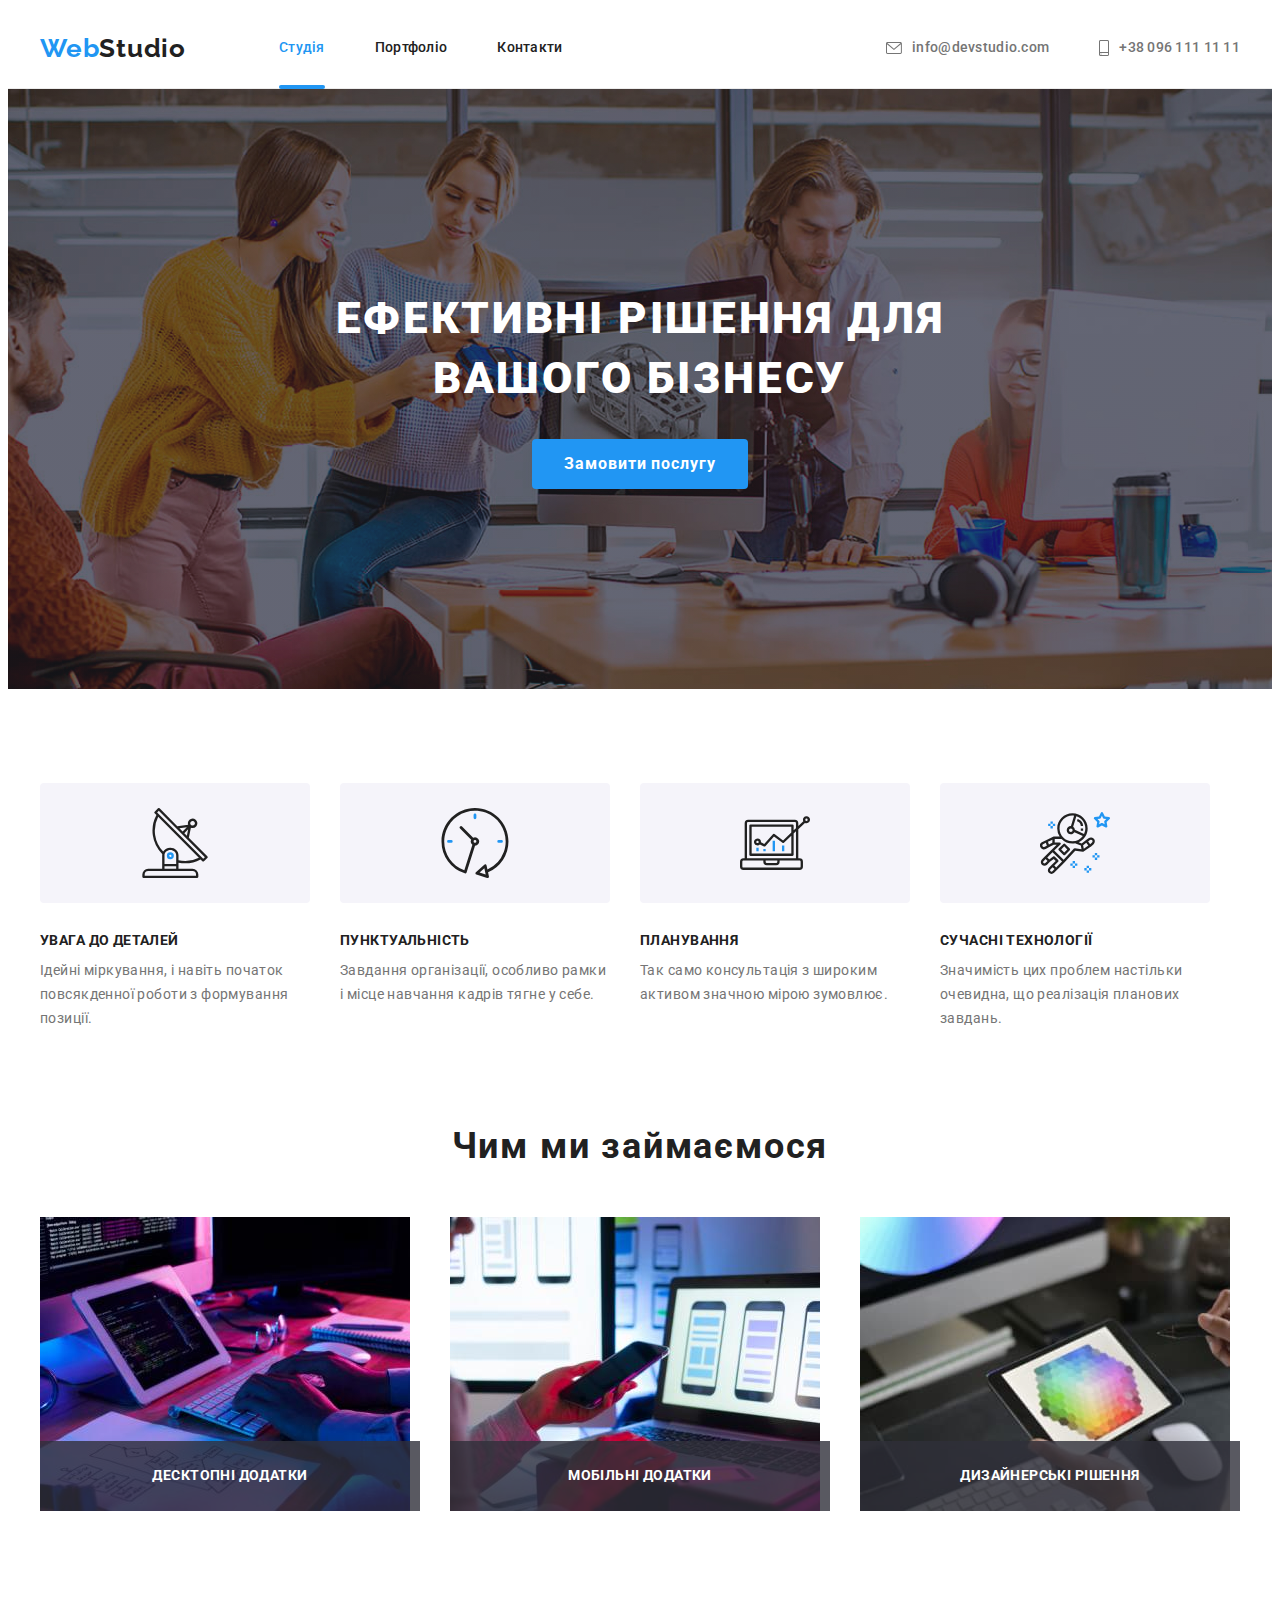
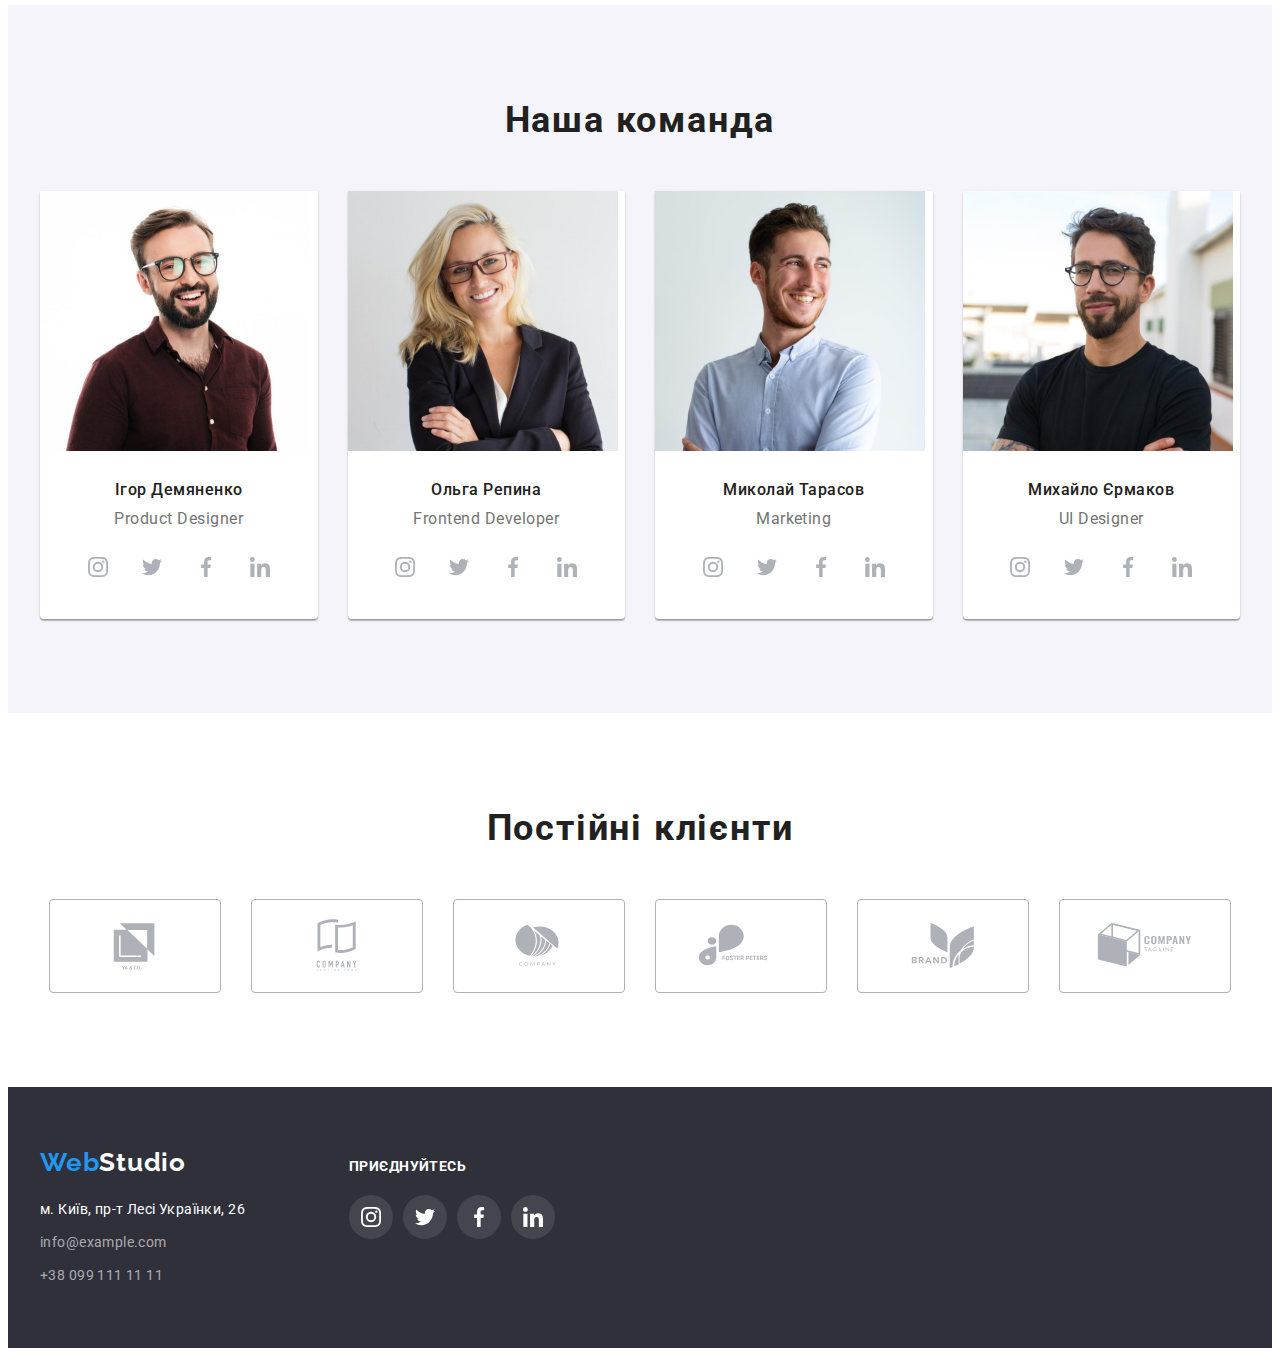
<file: index.html>
<!DOCTYPE html>
<html lang="ru">
  <head>
    <meta charset="UTF-8" />
    <meta http-equiv="X-UA-Compatible" content="IE=edge" />
    <meta name="viewport" content="width=device-width, initial-scale=1.0" />
    <title>WebStudio</title>

    <link rel="preconnect" href="https://fonts.googleapis.com" />
    <link rel="preconnect" href="https://fonts.gstatic.com" crossorigin />
    <link
      href="https://fonts.googleapis.com/css2?family=Raleway:wght@700&family=Roboto:wght@400;500;700;900&display=swap"
      rel="stylesheet"
    />
    <!-- Normalize start -->
    <link
      rel="stylesheet"
      href="https://cdnjs.cloudflare.com/ajax/libs/modern-normalize/1.1.0/modern-normalize.min.css"
      integrity="sha512-wpPYUAdjBVSE4KJnH1VR1HeZfpl1ub8YT/NKx4PuQ5NmX2tKuGu6U/JRp5y+Y8XG2tV+wKQpNHVUX03MfMFn9Q=="
      crossorigin="anonymous"
      referrerpolicy="no-referrer"
    />
    <!-- Normalize end -->
    <link rel="stylesheet" href="./css/styles.css" />
  </head>
  <body data-page>
    <!--Header-->
    <header class="page-header section">
      <div class="container header-conteiner">
        <nav class="navigation header-conteiner-list">
          <a class="logo-link" href="./index.html">Web<span class="logo-dark">Studio </span> </a>
          <ul class="menu list header-list">
            <li class="menu-item">
              <a class="menu-link menu-link-current link" href="./studio.html">Студія</a>
            </li>
            <li class="menu-item">
              <a class="menu-link link" href="./portfolio.html">Портфоліо</a>
            </li>
            <li class="menu-item">
              <a class="menu-link link" href="">Контакти</a>
            </li>
          </ul>
        </nav>

        <ul class="contacts-list list">
          <li class="contact-mail-title">
            <a class="contact-mail link" href="mailto:info@devstudio.com">
              <svg class="contact-mail-icon">
                <use href="./images/icons.svg#envelope" width="16" height="12"></use>
              </svg>
              info@devstudio.com</a
            >
          </li>
          <li class="contact-phone-title">
            <a class="contact-phone-number link" href="tel:+380961111111">
              <svg class="contact-phone-icon">
                <use href="./images/icons.svg#smartphone" width="10" height="16"></use></svg
              >+38 096 111 11 11</a
            >
          </li>
        </ul>
      </div>
    </header>

    <!--Hero image-->
    <main>
      <section class="hero">
        <div class="container hero-container">
          <h1 class="hero-title">Ефективні рішення для вашого бізнесу</h1>
          <button class="modal-btn" type="button" data-modal-open>Замовити послугу</button>
        </div>
      </section>

      <!--Benefits-->
      <section class="benefits section">
        <div class="container benefits-container">
          <h2 class="title-hidden">Some title</h2>
          <ul class="benefits-list list">
            <li class="benefits-list-description">
              <div class="benefits-place">
                <svg class="benefits-icon" width="70" height="70">
                  <use href="./images/icons.svg#antenna"></use>
                </svg>
              </div>
              <h3 class="suptitle">УВАГА ДО ДЕТАЛЕЙ</h3>
              <p class="benefits-description">
                Ідейні міркування, і навіть початок повсякденної роботи з формування позиції.
              </p>
            </li>
            <li class="benefits-list-description">
              <div class="benefits-place">
                <svg class="benefits-icon" width="70" height="70">
                  <use href="./images/icons.svg#clock"></use>
                </svg>
              </div>
              <h3 class="suptitle">ПУНКТУАЛЬНІСТЬ</h3>
              <p class="benefits-description">
                Завдання організації, особливо рамки і місце навчання кадрів тягне у себе.
              </p>
            </li>
            <li class="benefits-list-description">
              <div class="benefits-place">
                <svg class="benefits-icon" width="70" height="70">
                  <use href="./images/icons.svg#diagram"></use>
                </svg>
              </div>
              <h3 class="suptitle">ПЛАНУВАННЯ</h3>
              <p class="benefits-description">
                Так само консультація з широким активом значною мірою зумовлює.
              </p>
            </li>
            <li class="benefits-list-description">
              <div class="benefits-place">
                <svg class="benefits-icon" width="70" height="70">
                  <use href="./images/icons.svg#astronaut"></use>
                </svg>
              </div>
              <h3 class="suptitle">СУЧАСНІ ТЕХНОЛОГІЇ</h3>
              <p class="benefits-description">
                Значимість цих проблем настільки очевидна, що реалізація планових завдань.
              </p>
            </li>
          </ul>
        </div>
      </section>

      <!--What we do-->
      <section class="proposals section">
        <div class="container proposal-container">
          <h2 class="title">Чим ми займаємося</h2>
          <ul class="card-set list">
            <li class="proposals-photo card-set-item">
              <img
                src="./images/what_we_do/img.jpg"
                alt="сотрудник набирает текст"
                width="370"
                height="294"
              />
              <div class="proposal-background">
                <p class="proposal-text">Десктопні додатки</p>
              </div>
            </li>
            <li class="proposals-photo card-set-item">
              <img
                src="./images/what_we_do/img-1.jpg"
                alt="сотрудник держит телефон"
                width="370"
                height="294"
              />
              <div class="proposal-background">
                <p class="proposal-text">Мобільні додатки</p>
              </div>
            </li>
            <li class="proposals-photo card-set-item">
              <img
                src="./images/what_we_do/img-2.jpg"
                alt="сотрудник выбирает цвет на планшете"
                width="370"
                height="294"
              />
              <div class="proposal-background">
                <p class="proposal-text">Дизайнерські рішення</p>
              </div>
            </li>
          </ul>
        </div>
      </section>

      <!--Our team-->
      <section class="team section">
        <div class="container team-container">
          <h2 class="title">Наша команда</h2>
          <ul class="team-list card-set list">
            <li class="team-card card-set-item">
              <img
                src="./images/our_team/img.jpg"
                alt="Игорь Демьяненко"
                width="270"
                height="260"
              />
              <div class="team-wrapper">
                <h3 class="team-title">Ігор Демяненко</h3>
                <p class="team-description" lang="en">Product Designer</p>
                <ul class="socials list">
                  <li class="socials-item">
                    <a
                      class="socials-link link"
                      href=""
                      target="_blank"
                      rel="noopener noreferrer"
                      aria-label="instagram"
                    >
                      <svg class="socials-icon" width="20" height="20">
                        <use href="./images/icons.svg#instagram"></use>
                      </svg>
                    </a>
                  </li>
                  <li class="socials-item">
                    <a
                      class="socials-link link"
                      href=""
                      target="_blank"
                      rel="noopener noreferrer"
                      aria-label="twitter"
                    >
                      <svg class="socials-icon" width="20" height="20">
                        <use href="./images/icons.svg#twitter"></use>
                      </svg>
                    </a>
                  </li>
                  <li class="socials-item">
                    <a
                      class="socials-link link"
                      href=""
                      target="_blank"
                      rel="noopener noreferrer"
                      aria-label="facebook"
                    >
                      <svg class="socials-icon" width="20" height="20">
                        <use href="./images/icons.svg#facebook"></use>
                      </svg>
                    </a>
                  </li>
                  <li class="socials-item">
                    <a
                      class="socials-link link"
                      href=""
                      target="_blank"
                      rel="noopener noreferrer"
                      aria-label="linkedin"
                    >
                      <svg class="socials-icon" width="20" height="20">
                        <use href="./images/icons.svg#linkedin"></use>
                      </svg>
                    </a>
                  </li>
                </ul>
              </div>
            </li>
            <li class="team-card card-set-item">
              <img src="./images/our_team/img-1.jpg" alt="Ольга Репина" width="270" height="260" />
              <div class="team-wrapper">
                <h3 class="team-title">Ольга Репина</h3>
                <p class="team-description" lang="en">Frontend Developer</p>
                <ul class="socials list">
                  <li class="socials-item">
                    <a
                      class="socials-link link"
                      href=""
                      target="_blank"
                      rel="noopener noreferrer"
                      aria-label="instagram"
                    >
                      <svg class="socials-icon" width="20" height="20">
                        <use href="./images/icons.svg#instagram"></use>
                      </svg>
                    </a>
                  </li>
                  <li class="socials-item">
                    <a
                      class="socials-link link"
                      href=""
                      target="_blank"
                      rel="noopener noreferrer"
                      aria-label="twitter"
                    >
                      <svg class="socials-icon" width="20" height="20">
                        <use href="./images/icons.svg#twitter"></use>
                      </svg>
                    </a>
                  </li>
                  <li class="socials-item">
                    <a
                      class="socials-link link"
                      href=""
                      target="_blank"
                      rel="noopener noreferrer"
                      aria-label="facebook"
                    >
                      <svg class="socials-icon" width="20" height="20">
                        <use href="./images/icons.svg#facebook"></use>
                      </svg>
                    </a>
                  </li>
                  <li class="socials-item">
                    <a
                      class="socials-link link"
                      href=""
                      target="_blank"
                      rel="noopener noreferrer"
                      aria-label="linkedin"
                    >
                      <svg class="socials-icon" width="20" height="20">
                        <use href="./images/icons.svg#linkedin"></use>
                      </svg>
                    </a>
                  </li>
                </ul>
              </div>
            </li>
            <li class="team-card card-set-item">
              <img
                src="./images/our_team/img-2.jpg"
                alt="Николай Тарасов"
                width="270"
                height="260"
              />
              <div class="team-wrapper">
                <h3 class="team-title">Миколай Тарасов</h3>
                <p class="team-description" lang="en">Marketing</p>
                <ul class="socials list">
                  <li class="socials-item">
                    <a
                      class="socials-link link"
                      href=""
                      target="_blank"
                      rel="noopener noreferrer"
                      aria-label="instagram"
                    >
                      <svg class="socials-icon" width="20" height="20">
                        <use href="./images/icons.svg#instagram"></use>
                      </svg>
                    </a>
                  </li>
                  <li class="socials-item">
                    <a
                      class="socials-link link"
                      href=""
                      target="_blank"
                      rel="noopener noreferrer"
                      aria-label="twitter"
                    >
                      <svg class="socials-icon" width="20" height="20">
                        <use href="./images/icons.svg#twitter"></use>
                      </svg>
                    </a>
                  </li>
                  <li class="socials-item">
                    <a
                      class="socials-link link"
                      href=""
                      target="_blank"
                      rel="noopener noreferrer"
                      aria-label="facebook"
                    >
                      <svg class="socials-icon" width="20" height="20">
                        <use href="./images/icons.svg#facebook"></use>
                      </svg>
                    </a>
                  </li>
                  <li class="socials-item">
                    <a
                      class="socials-link link"
                      href=""
                      target="_blank"
                      rel="noopener noreferrer"
                      aria-label="linkedin"
                    >
                      <svg class="socials-icon" width="20" height="20">
                        <use href="./images/icons.svg#linkedin"></use>
                      </svg>
                    </a>
                  </li>
                </ul>
              </div>
            </li>
            <li class="team-card card-set-item">
              <img
                src="./images/our_team/img-3.jpg"
                alt="Михаил Ермаков"
                width="270"
                height="260"
              />
              <div class="team-wrapper">
                <h3 class="team-title">Михайло Єрмаков</h3>
                <p class="team-description" lang="en">UI Designer</p>
                <ul class="socials list">
                  <li class="socials-item">
                    <a
                      class="socials-link link"
                      href=""
                      target="_blank"
                      rel="noopener noreferrer"
                      aria-label="instagram"
                    >
                      <svg class="socials-icon" width="20" height="20">
                        <use href="./images/icons.svg#instagram"></use>
                      </svg>
                    </a>
                  </li>
                  <li class="socials-item">
                    <a
                      class="socials-link link"
                      href=""
                      target="_blank"
                      rel="noopener noreferrer"
                      aria-label="twitter"
                    >
                      <svg class="socials-icon" width="20" height="20">
                        <use href="./images/icons.svg#twitter"></use>
                      </svg>
                    </a>
                  </li>
                  <li class="socials-item">
                    <a
                      class="socials-link link"
                      href=""
                      target="_blank"
                      rel="noopener noreferrer"
                      aria-label="facebook"
                    >
                      <svg class="socials-icon" width="20" height="20">
                        <use href="./images/icons.svg#facebook"></use>
                      </svg>
                    </a>
                  </li>
                  <li class="socials-item">
                    <a
                      class="socials-link link"
                      href=""
                      target="_blank"
                      rel="noopener noreferrer"
                      aria-label="linkedin"
                    >
                      <svg class="socials-icon" width="20" height="20">
                        <use href="./images/icons.svg#linkedin"></use>
                      </svg>
                    </a>
                  </li>
                </ul>
              </div>
            </li>
          </ul>
        </div>
      </section>
    </main>

    <!--Clients-->
    <section class="clients section">
      <div class="container clients-container">
        <h2 class="title">Постійні клієнти</h2>
        <ul class="clients-list list">
          <li class="client-item">
            <a
              class="client-link link"
              href=""
              target="_blank"
              rel="noopener noreferrer"
              aria-label="Client-1"
            >
              <svg class="client-icon" width="106" height="60">
                <use href="./images/icons.svg#Logo-1"></use>
              </svg>
            </a>
          </li>
          <li class="client-item">
            <a
              class="client-link link"
              href=""
              target="_blank"
              rel="noopener noreferrer"
              aria-label="Client-2"
            >
              <svg class="client-icon" width="106" height="60">
                <use href="./images/icons.svg#Logo-2"></use>
              </svg>
            </a>
          </li>
          <li class="client-item">
            <a
              class="client-link link"
              href=""
              target="_blank"
              rel="noopener noreferrer"
              aria-label="Client-3"
            >
              <svg class="client-icon" width="106" height="60">
                <use href="./images/icons.svg#Logo-3"></use>
              </svg>
            </a>
          </li>
          <li class="client-item">
            <a
              class="client-link link"
              href=""
              target="_blank"
              rel="noopener noreferrer"
              aria-label="Client-4"
            >
              <svg class="client-icon" width="106" height="60">
                <use href="./images/icons.svg#Logo-4"></use>
              </svg>
            </a>
          </li>
          <li class="client-item">
            <a
              class="client-link link"
              href=""
              target="_blank"
              rel="noopener noreferrer"
              aria-label="Client-5"
            >
              <svg class="client-icon" width="106" height="60">
                <use href="./images/icons.svg#Logo-5"></use>
              </svg>
            </a>
          </li>
          <li class="client-item">
            <a
              class="client-link link"
              href=""
              target="_blank"
              rel="noopener noreferrer"
              aria-label="Client-6"
            >
              <svg class="client-icon" width="106" height="60">
                <use href="./images/icons.svg#Logo-6"></use>
              </svg>
            </a>
          </li>
        </ul>
      </div>
    </section>

    <!--Footer-->
    <footer class="footer section">
      <div class="container footer-container">
        <div class="contacts-footer">
          <a class="logo-link logo-link-footer" href="./index.html">
            Web<span class="logo-white">Studio </span></a
          >
          <address class="address">
            <ul class="address-list footer-list list">
              <li class="address-title">
                <a
                  class="address-link"
                  href="https://goo.gl/maps/iM9jKwknU9FxhSqU6"
                  target="_blank"
                  rel="noopener noreferrer"
                  >м. Київ, пр-т Лесі Українки, 26</a
                >
              </li>
              <li class="mail-title">
                <a class="mail-link" href="mailto:info@example.com">info@example.com</a>
              </li>
              <li class="phone-title">
                <a class="phone-link" href="tel:+380991111111">+38 099 111 11 11</a>
              </li>
            </ul>
          </address>
        </div>
        <div class="footer-social">
          <h3 class="suptitle-social">приєднуйтесь</h3>
          <ul class="footer-socials-list list">
            <li class="footer-socials-item">
              <a
                class="footer-socials-link link"
                href=""
                target="_blank"
                rel="noopener noreferrer"
                aria-label="instagram"
              >
                <svg class="footer-socials-icon" width="20" height="20">
                  <use href="./images/icons.svg#instagram"></use>
                </svg>
              </a>
            </li>
            <li class="footer-socials-item">
              <a
                class="footer-socials-link link"
                href=""
                target="_blank"
                rel="noopener noreferrer"
                aria-label="twitter"
              >
                <svg class="footer-socials-icon" width="20" height="20">
                  <use href="./images/icons.svg#twitter"></use>
                </svg>
              </a>
            </li>
            <li class="footer-socials-item">
              <a
                class="footer-socials-link link"
                href=""
                target="_blank"
                rel="noopener noreferrer"
                aria-label="facebook"
              >
                <svg class="footer-socials-icon" width="20" height="20">
                  <use href="./images/icons.svg#facebook"></use>
                </svg>
              </a>
            </li>
            <li class="footer-socials-item">
              <a
                class="footer-socials-link link"
                href=""
                target="_blank"
                rel="noopener noreferrer"
                aria-label="linkedin"
              >
                <svg class="footer-socials-icon" width="20" height="20">
                  <use href="./images/icons.svg#linkedin"></use>
                </svg>
              </a>
            </li>
          </ul>
        </div>
      </div>
    </footer>

    <!--Modal window-->
    <div class="backdrop is-hidden" data-modal>
      <div class="modal">
        <button class="modal-btn-close" data-modal-close>
          <svg class="modal-btn-icon" width="18" height="18">
            <use href="./images/icons.svg#icon-close"></use>
          </svg>
        </button>
      </div>
    </div>

    <script src="./js/modal.js"></script>
  </body>
</html>
</file>
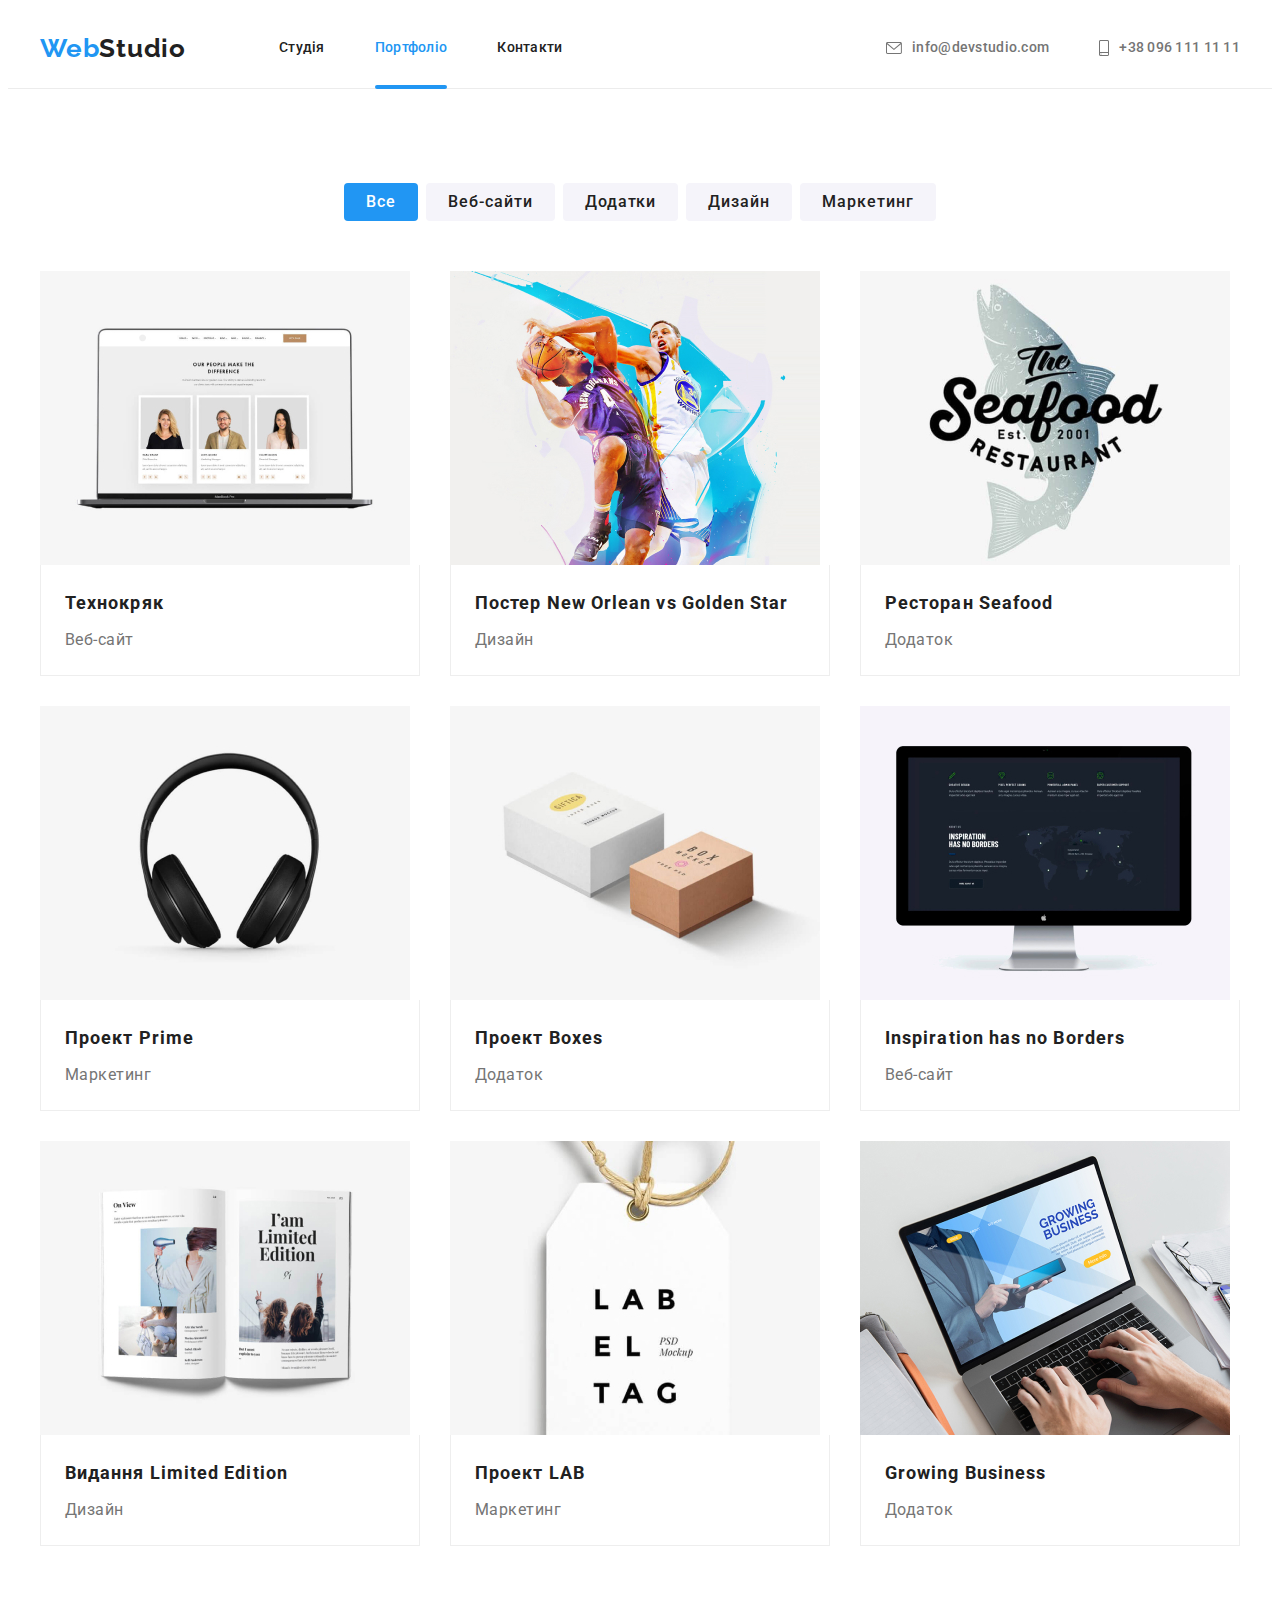
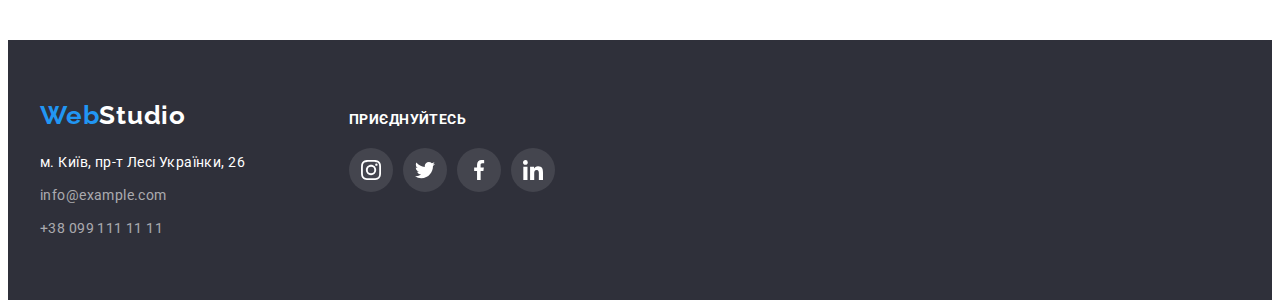
<file: portfolio.html>
<!DOCTYPE html>
<html lang="ru">
  <head>
    <meta charset="UTF-8" />
    <meta http-equiv="X-UA-Compatible" content="IE=edge" />
    <meta name="viewport" content="width=device-width, initial-scale=1.0" />
    <title>WebStudio</title>
    <link rel="preconnect" href="https://fonts.googleapis.com" />
    <link rel="preconnect" href="https://fonts.gstatic.com" crossorigin />
    <link
      href="https://fonts.googleapis.com/css2?family=Raleway:wght@700&family=Roboto:wght@400;500;700;900&display=swap"
      rel="stylesheet"
    />

    <!-- Normalize start -->
    <link
      rel="stylesheet"
      href="https://cdnjs.cloudflare.com/ajax/libs/modern-normalize/1.1.0/modern-normalize.min.css"
      integrity="sha512-wpPYUAdjBVSE4KJnH1VR1HeZfpl1ub8YT/NKx4PuQ5NmX2tKuGu6U/JRp5y+Y8XG2tV+wKQpNHVUX03MfMFn9Q=="
      crossorigin="anonymous"
      referrerpolicy="no-referrer"
    />
    <!-- Normalize end -->

    <link rel="stylesheet" href="./css/styles.css" />
  </head>
  <body>
    <!--Header-->
    <header class="page-header section">
      <div class="container header-conteiner">
        <nav class="navigation header-conteiner-list">
          <a class="logo-link" href="./index.html">Web<span class="logo-dark">Studio </span></a>
          <ul class="menu list header-list">
            <li class="menu-item">
              <a class="menu-link link" href="./studio.html">Студія</a>
            </li>
            <li class="menu-item">
              <a class="menu-link menu-link-current link" href="./portfolio.html">Портфоліо</a>
            </li>
            <li class="menu-item">
              <a class="menu-link link" href="">Контакти</a>
            </li>
          </ul>
        </nav>

        <ul class="contacts-list list">
          <li class="contact-mail-title">
            <a class="contact-mail link" href="mailto:info@devstudio.com">
              <svg class="contact-mail-icon">
                <use href="./images/icons.svg#envelope" width="16" height="12"></use>
              </svg>
              info@devstudio.com</a
            >
          </li>
          <li class="contact-phone-title">
            <a class="contact-phone-number link" href="tel:+380961111111">
              <svg class="contact-phone-icon">
                <use href="./images/icons.svg#smartphone" width="10" height="16"></use></svg
              >+38 096 111 11 11</a
            >
          </li>
        </ul>
      </div>
    </header>

    <!--Portfolio section-->
    <main>
      <section class="portfolio-section section">
        <div class="container portfolio-container">
          <ul class="tabs list">
            <li class="btn-item"><button class="tabs-btn-selected" type="button">Все</button></li>
            <li class="btn-item"><button class="tabs-btn" type="button">Веб-сайти</button></li>
            <li class="btn-item"><button class="tabs-btn" type="button">Додатки</button></li>
            <li class="btn-item"><button class="tabs-btn" type="button">Дизайн</button></li>
            <li class="btn-item"><button class="tabs-btn" type="button">Маркетинг</button></li>
          </ul>
          <ul class="portfolio list card-set">
            <li class="portfolio-card card-set-item">
              <a class="portfolio-link" href="" target="_blank" rel="noopener noreferrer">
                <div class="overlay-block">
                  <img
                    src="./images/portfolio/img.jpg"
                    alt="веб сайт на компютере"
                    width="370"
                    height="294"
                  />
                  <div class="overlay">
                    <p class="overlay-text">
                      Ресурс пропонує комплексні пропозиції з різним рівнем функціоналу та сервісів.
                      Все це дозволить відвідувачу отримати вичерпні відомості про компанію чи
                      приватну особу.
                    </p>
                  </div>
                </div>
                <div class="portfolio-wrapper">
                  <h1 class="portfolio-title">Технокряк</h1>
                  <p class="portfolio-description">Веб-сайт</p>
                </div>
              </a>
            </li>
            <li class="portfolio-card card-set-item">
              <a class="portfolio-link" href="" target="_blank" rel="noopener noreferrer">
                <div class="overlay-block">
                  <img
                    src="./images/portfolio/img-1.jpg"
                    alt="веб сайт на компютере"
                    width="370"
                    height="294"
                  />
                  <div class="overlay">
                    <p class="overlay-text">
                      Ресурс пропонує комплексні пропозиції з різним рівнем функціоналу та сервісів.
                      Все це дозволить відвідувачу отримати вичерпні відомості про компанію чи
                      приватну особу.
                    </p>
                  </div>
                </div>
                <div class="portfolio-wrapper">
                  <h1 class="portfolio-title">
                    Постер <span lang="en">New Orlean vs Golden Star</span>
                  </h1>
                  <p class="portfolio-description">Дизайн</p>
                </div>
              </a>
            </li>
            <li class="portfolio-card card-set-item">
              <a class="portfolio-link" href="" target="_blank" rel="noopener noreferrer">
                <div class="overlay-block">
                  <img
                    src="./images/portfolio/img-2.jpg"
                    alt="веб сайт на компютере"
                    width="370"
                    height="294"
                  />
                  <div class="overlay">
                    <p class="overlay-text">
                      Ресурс пропонує комплексні пропозиції з різним рівнем функціоналу та сервісів.
                      Все це дозволить відвідувачу отримати вичерпні відомості про компанію чи
                      приватну особу.
                    </p>
                  </div>
                </div>
                <div class="portfolio-wrapper">
                  <h1 class="portfolio-title">Ресторан <span lang="en">Seafood</span></h1>
                  <p class="portfolio-description">Додаток</p>
                </div>
              </a>
            </li>
            <li class="portfolio-card card-set-item">
              <a class="portfolio-link" href="" target="_blank" rel="noopener noreferrer">
                <div class="overlay-block">
                  <img
                    src="./images/portfolio/img-3.jpg"
                    alt="веб сайт на компютере"
                    width="370"
                    height="294"
                  />
                  <div class="overlay">
                    <p class="overlay-text">
                      Ресурс пропонує комплексні пропозиції з різним рівнем функціоналу та сервісів.
                      Все це дозволить відвідувачу отримати вичерпні відомості про компанію чи
                      приватну особу.
                    </p>
                  </div>
                </div>
                <div class="portfolio-wrapper">
                  <h1 class="portfolio-title">Проект <span lang="en">Prime</span></h1>
                  <p class="portfolio-description">Маркетинг</p>
                </div>
              </a>
            </li>
            <li class="portfolio-card card-set-item">
              <a class="portfolio-link" href="" target="_blank" rel="noopener noreferrer">
                <div class="overlay-block">
                  <img
                    src="./images/portfolio/img-4.jpg"
                    alt="веб сайт на компютере"
                    width="370"
                    height="294"
                  />
                  <div class="overlay">
                    <p class="overlay-text">
                      Ресурс пропонує комплексні пропозиції з різним рівнем функціоналу та сервісів.
                      Все це дозволить відвідувачу отримати вичерпні відомості про компанію чи
                      приватну особу.
                    </p>
                  </div>
                </div>
                <div class="portfolio-wrapper">
                  <h1 class="portfolio-title">Проект <span lang="en">Boxes</span></h1>
                  <p class="portfolio-description">Додаток</p>
                </div>
              </a>
            </li>
            <li class="portfolio-card card-set-item">
              <a class="portfolio-link" href="" target="_blank" rel="noopener noreferrer">
                <div class="overlay-block">
                  <img
                    src="./images/portfolio/img-5.jpg"
                    alt="веб сайт на компютере"
                    width="370"
                    height="294"
                  />
                  <div class="overlay">
                    <p class="overlay-text">
                      Ресурс пропонує комплексні пропозиції з різним рівнем функціоналу та сервісів.
                      Все це дозволить відвідувачу отримати вичерпні відомості про компанію чи
                      приватну особу.
                    </p>
                  </div>
                </div>
                <div class="portfolio-wrapper">
                  <h1 class="portfolio-title" lang="en">Inspiration has no Borders</h1>
                  <p class="portfolio-description">Веб-сайт</p>
                </div>
              </a>
            </li>
            <li class="portfolio-card card-set-item">
              <a class="portfolio-link" href="" target="_blank" rel="noopener noreferrer">
                <div class="overlay-block">
                  <img
                    src="./images/portfolio/img-6.jpg"
                    alt="веб сайт на компютере"
                    width="370"
                    height="294"
                  />
                  <div class="overlay">
                    <p class="overlay-text">
                      Ресурс пропонує комплексні пропозиції з різним рівнем функціоналу та сервісів.
                      Все це дозволить відвідувачу отримати вичерпні відомості про компанію чи
                      приватну особу.
                    </p>
                  </div>
                </div>
                <div class="portfolio-wrapper">
                  <h1 class="portfolio-title">Видання <span lang="en">Limited Edition</span></h1>
                  <p class="portfolio-description">Дизайн</p>
                </div>
              </a>
            </li>
            <li class="portfolio-card card-set-item">
              <a class="portfolio-link" href="" target="_blank" rel="noopener noreferrer">
                <div class="overlay-block">
                  <img
                    src="./images/portfolio/img-7.jpg"
                    alt="веб сайт на компютере"
                    width="370"
                    height="294"
                  />
                  <div class="overlay">
                    <p class="overlay-text">
                      Ресурс пропонує комплексні пропозиції з різним рівнем функціоналу та сервісів.
                      Все це дозволить відвідувачу отримати вичерпні відомості про компанію чи
                      приватну особу.
                    </p>
                  </div>
                </div>
                <div class="portfolio-wrapper">
                  <h1 class="portfolio-title">Проект <span lang="en">LAB</span></h1>
                  <p class="portfolio-description">Маркетинг</p>
                </div>
              </a>
            </li>
            <li class="portfolio-card card-set-item">
              <a class="portfolio-link" href="" target="_blank" rel="noopener noreferrer">
                <div class="overlay-block">
                  <img
                    src="./images/portfolio/img-8.jpg"
                    alt="веб сайт на компютере"
                    width="370"
                    height="294"
                  />
                  <div class="overlay">
                    <p class="overlay-text">
                      Ресурс пропонує комплексні пропозиції з різним рівнем функціоналу та сервісів.
                      Все це дозволить відвідувачу отримати вичерпні відомості про компанію чи
                      приватну особу.
                    </p>
                  </div>
                </div>
                <div class="portfolio-wrapper">
                  <h1 class="portfolio-title" lang="en">Growing Business</h1>
                  <p class="portfolio-description">Додаток</p>
                </div>
              </a>
            </li>
          </ul>
        </div>
      </section>
    </main>

    <!--Footer-->
    <footer class="footer section">
      <div class="container footer-container">
        <div class="contacts-footer">
          <a class="logo-link logo-link-footer" href="./index.html">
            Web<span class="logo-white">Studio </span></a
          >
          <address class="address">
            <ul class="address-list footer-list list">
              <li class="address-title">
                <a
                  class="address-link"
                  href="https://goo.gl/maps/iM9jKwknU9FxhSqU6"
                  target="_blank"
                  rel="noopener noreferrer"
                  >м. Київ, пр-т Лесі Українки, 26</a
                >
              </li>
              <li class="mail-title">
                <a class="mail-link" href="mailto:info@example.com">info@example.com</a>
              </li>
              <li class="phone-title">
                <a class="phone-link" href="tel:+380991111111">+38 099 111 11 11</a>
              </li>
            </ul>
          </address>
        </div>
        <div class="footer-social">
          <h3 class="suptitle-social">приєднуйтесь</h3>
          <ul class="footer-socials-list list">
            <li class="footer-socials-item">
              <a
                class="footer-socials-link link"
                href=""
                target="_blank"
                rel="noopener noreferrer"
                aria-label="instagram"
              >
                <svg class="footer-socials-icon" width="20" height="20">
                  <use href="./images/icons.svg#instagram"></use>
                </svg>
              </a>
            </li>
            <li class="footer-socials-item">
              <a
                class="footer-socials-link link"
                href=""
                target="_blank"
                rel="noopener noreferrer"
                aria-label="twitter"
              >
                <svg class="footer-socials-icon" width="20" height="20">
                  <use href="./images/icons.svg#twitter"></use>
                </svg>
              </a>
            </li>
            <li class="footer-socials-item">
              <a
                class="footer-socials-link link"
                href=""
                target="_blank"
                rel="noopener noreferrer"
                aria-label="facebook"
              >
                <svg class="footer-socials-icon" width="20" height="20">
                  <use href="./images/icons.svg#facebook"></use>
                </svg>
              </a>
            </li>
            <li class="footer-socials-item">
              <a
                class="footer-socials-link link"
                href=""
                target="_blank"
                rel="noopener noreferrer"
                aria-label="linkedin"
              >
                <svg class="footer-socials-icon" width="20" height="20">
                  <use href="./images/icons.svg#linkedin"></use>
                </svg>
              </a>
            </li>
          </ul>
        </div>
      </div>
    </footer>
  </body>
</html>
</file>
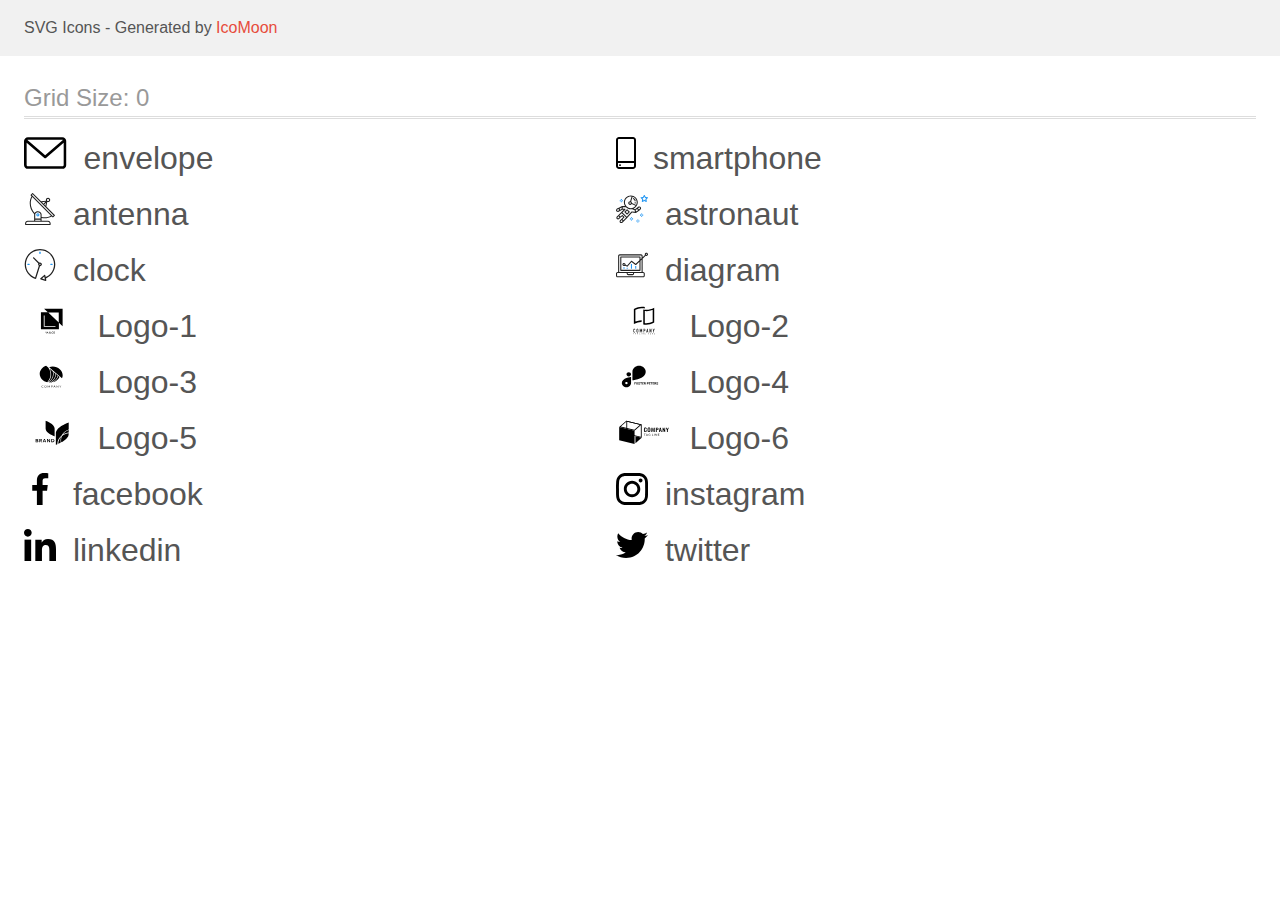
<file: images/icons/demo.html>
<!doctype html>
<html>
<head>
    <title>IcoMoon - SVG Icons</title>
    <meta charset="utf-8">
    <meta name="viewport" content="width=device-width, initial-scale=1">
    <link rel="stylesheet" href="demo-files/demo.css">
    <link rel="stylesheet" href="style.css">
</head>
<body>
<svg aria-hidden="true" style="position: absolute; width: 0; height: 0; overflow: hidden;" version="1.1" xmlns="http://www.w3.org/2000/svg" xmlns:xlink="http://www.w3.org/1999/xlink">
<defs>
<symbol id="envelope" viewBox="0 0 43 32">
<path d="M38.667 0h-34.667c-2.206 0-4 1.794-4 4v24c0 2.206 1.794 4 4 4h34.667c2.206 0 4-1.794 4-4v-24c0-2.206-1.794-4-4-4zM38.667 2.667c0.181 0 0.353 0.038 0.511 0.103l-17.844 15.466-17.844-15.466c0.158-0.066 0.33-0.103 0.511-0.103h34.667zM38.667 29.333h-34.667c-0.736 0-1.333-0.598-1.333-1.333v-22.413l17.793 15.421c0.251 0.217 0.563 0.326 0.874 0.326s0.622-0.108 0.874-0.326l17.793-15.421v22.413c0 0.736-0.598 1.333-1.333 1.333z"></path>
</symbol>
<symbol id="smartphone" viewBox="0 0 20 32">
<path d="M17 0h-14c-1.654 0-3 1.346-3 3v26c0 1.654 1.346 3 3 3h14c1.654 0 3-1.346 3-3v-26c0-1.654-1.346-3-3-3zM3 2h14c0.552 0 1 0.448 1 1v21h-16v-21c0-0.552 0.448-1 1-1zM17 30h-14c-0.552 0-1-0.448-1-1v-3h16v3c0 0.552-0.448 1-1 1z"></path>
<path d="M4.707 27.478c0.391 0.365 0.391 0.956 0 1.321s-1.024 0.365-1.414 0c-0.391-0.365-0.391-0.956 0-1.321s1.024-0.365 1.414 0z"></path>
</symbol>
<symbol id="antenna" viewBox="0 0 32 32">
<path fill="#212121" style="fill: var(--color1, #212121)" d="M30.773 22.098l-8.443-8.505 0.937-4.615c0.242 0.094 0.499 0.144 0.758 0.146h0.006c1.192 0.014 2.17-0.941 2.184-2.133s-0.941-2.17-2.133-2.184c-1.192-0.014-2.17 0.941-2.184 2.133-0.003 0.255 0.039 0.509 0.125 0.749l-4.96 0.605-8.091-8.133c-0.099-0.101-0.235-0.159-0.377-0.16-0.14 0.001-0.274 0.056-0.373 0.155l-1.513 1.504c-0.208 0.208-0.208 0.546 0 0.754l0.814 0.826c-3.153 5.798-2.129 12.978 2.519 17.663 0.043 0.041 0.092 0.074 0.146 0.098-0.034 0.18-0.051 0.364-0.052 0.547v6.187h-6.4c-1.472 0.002-2.665 1.195-2.667 2.667v1.067c0 0.295 0.239 0.533 0.533 0.533h24.533c0.295 0 0.533-0.239 0.533-0.533v-1.067c-0.002-1.472-1.195-2.665-2.667-2.667h-6.4v-2.742c1.003 0.21 2.024 0.317 3.049 0.32 2.458-0.003 4.877-0.615 7.040-1.783l0.818 0.823c0.099 0.101 0.235 0.159 0.377 0.16 0.14-0.001 0.274-0.056 0.373-0.155l1.513-1.504c0.208-0.208 0.208-0.546 0-0.754zM23.28 6.233c0.418-0.415 1.093-0.414 1.508 0.004s0.414 1.093-0.004 1.508c-0.2 0.199-0.47 0.31-0.752 0.31h-0.003c-0.589-0.003-1.064-0.483-1.061-1.072 0.002-0.282 0.115-0.552 0.314-0.751h-0.002zM22.024 9.738l-0.598 2.946-1.175-1.182 1.774-1.763zM21.419 8.836l-1.92 1.909-1.485-1.493 3.405-0.415zM24.004 28.8c0.884 0 1.6 0.716 1.6 1.6v0.533h-23.467v-0.533c0-0.884 0.716-1.6 1.6-1.6h20.267zM16.537 26.667v1.067h-5.333v-1.067h5.333zM11.204 25.6v-4.053c0-1.294 1.196-2.347 2.667-2.347s2.667 1.053 2.667 2.347v4.053h-5.333zM17.604 23.904v-2.357c0-1.882-1.675-3.413-3.733-3.413-1.331-0.020-2.576 0.657-3.281 1.786-4.058-4.274-4.971-10.645-2.279-15.887l18.602 18.708c-2.872 1.461-6.165 1.873-9.309 1.163zM28.893 23.22l-21.057-21.181 0.755-0.752 7.935 7.98c0.004 0 0.006 0.007 0.010 0.010l13.115 13.191-0.757 0.752z"></path>
<path fill="#2196f3" style="fill: var(--color2, #2196f3)" d="M13.876 20.267h-0.005c-0.884-0.001-1.601 0.714-1.602 1.598s0.714 1.601 1.598 1.602h0.005c0.884 0.001 1.601-0.714 1.602-1.598s-0.714-1.601-1.598-1.602zM14.249 22.245c-0.1 0.1-0.236 0.156-0.378 0.155-0.295-0.002-0.532-0.242-0.531-0.536 0.001-0.141 0.057-0.276 0.157-0.375s0.233-0.154 0.373-0.155c0.295 0.002 0.532 0.241 0.53 0.536-0.001 0.141-0.057 0.276-0.157 0.375h0.005z"></path>
</symbol>
<symbol id="astronaut" viewBox="0 0 32 32">
<path fill="#2196f3" style="fill: var(--color2, #2196f3)" d="M31.974 4.524c-0.063-0.193-0.229-0.333-0.43-0.363l-1.91-0.278-0.855-1.731c-0.179-0.365-0.777-0.365-0.956 0l-0.855 1.731-1.91 0.278c-0.201 0.029-0.367 0.17-0.431 0.363-0.062 0.193-0.011 0.405 0.135 0.547l1.383 1.348-0.326 1.903c-0.034 0.2 0.048 0.402 0.212 0.522 0.166 0.121 0.382 0.135 0.562 0.040l1.709-0.899 1.709 0.899c0.078 0.041 0.164 0.061 0.249 0.061 0.11 0 0.221-0.034 0.314-0.102 0.164-0.119 0.246-0.322 0.212-0.522l-0.326-1.903 1.383-1.348c0.145-0.142 0.197-0.354 0.135-0.547zM29.511 5.851c-0.125 0.122-0.183 0.299-0.153 0.472l0.191 1.114-1-0.526c-0.078-0.041-0.163-0.061-0.249-0.061s-0.17 0.020-0.249 0.061l-1.001 0.526 0.191-1.114c0.030-0.173-0.028-0.349-0.153-0.472l-0.81-0.789 1.119-0.163c0.174-0.025 0.324-0.134 0.402-0.292l0.5-1.013 0.5 1.013c0.078 0.157 0.228 0.267 0.402 0.292l1.119 0.163-0.809 0.789z"></path>
<path fill="#2196f3" style="fill: var(--color2, #2196f3)" d="M26.134 20.522h-1.067v1.067h1.067v-1.067z"></path>
<path fill="#2196f3" style="fill: var(--color2, #2196f3)" d="M26.134 22.656h-1.067v1.067h1.067v-1.067z"></path>
<path fill="#2196f3" style="fill: var(--color2, #2196f3)" d="M27.2 21.589h-1.067v1.067h1.067v-1.067z"></path>
<path fill="#2196f3" style="fill: var(--color2, #2196f3)" d="M25.067 21.589h-1.067v1.067h1.067v-1.067z"></path>
<path fill="#2196f3" style="fill: var(--color2, #2196f3)" d="M22.4 26.389h-1.067v1.067h1.067v-1.067z"></path>
<path fill="#2196f3" style="fill: var(--color2, #2196f3)" d="M22.4 28.522h-1.067v1.067h1.067v-1.067z"></path>
<path fill="#2196f3" style="fill: var(--color2, #2196f3)" d="M23.467 27.456h-1.067v1.067h1.067v-1.067z"></path>
<path fill="#2196f3" style="fill: var(--color2, #2196f3)" d="M21.333 27.456h-1.067v1.067h1.067v-1.067z"></path>
<path fill="#2196f3" style="fill: var(--color2, #2196f3)" d="M16 24.256h-1.067v1.067h1.067v-1.067z"></path>
<path fill="#2196f3" style="fill: var(--color2, #2196f3)" d="M16 26.389h-1.067v1.067h1.067v-1.067z"></path>
<path fill="#2196f3" style="fill: var(--color2, #2196f3)" d="M17.067 25.322h-1.067v1.067h1.067v-1.067z"></path>
<path fill="#2196f3" style="fill: var(--color2, #2196f3)" d="M14.933 25.322h-1.067v1.067h1.067v-1.067z"></path>
<path fill="#2196f3" style="fill: var(--color2, #2196f3)" d="M5.867 6.122h-1.067v1.067h1.067v-1.067z"></path>
<path fill="#2196f3" style="fill: var(--color2, #2196f3)" d="M5.867 8.255h-1.067v1.067h1.067v-1.067z"></path>
<path fill="#2196f3" style="fill: var(--color2, #2196f3)" d="M6.933 7.189h-1.067v1.067h1.067v-1.067z"></path>
<path fill="#2196f3" style="fill: var(--color2, #2196f3)" d="M4.8 7.189h-1.067v1.067h1.067v-1.067z"></path>
<path fill="#212121" style="fill: var(--color1, #212121)" d="M24.715 14.159c-0.287-0.388-0.709-0.637-1.188-0.705-0.481-0.068-0.956 0.058-1.34 0.352l-1.252 0.96-1.898 1.417-1.358-0.541c2.421-1.086 4.114-3.508 4.114-6.32 0-3.823-3.123-6.933-6.961-6.933s-6.961 3.11-6.961 6.933c0 1.386 0.414 2.674 1.12 3.758l-2.764-0.024c-0.002 0-0.003 0-0.005 0-0.009 0-0.015 0.004-0.023 0.005-0.053 0.002-0.105 0.013-0.155 0.031-0.013 0.005-0.026 0.008-0.038 0.013-0.006 0.003-0.013 0.003-0.019 0.006l-3.233 1.596c-0.001 0-0.001 0-0.001 0.001l-1.893 0.911c-0.021 0.009-0.042 0.021-0.063 0.035-0.755 0.502-1.012 1.489-0.598 2.295 0.22 0.429 0.595 0.745 1.056 0.889 0.178 0.055 0.359 0.083 0.539 0.083 0.29 0 0.577-0.071 0.839-0.211l1.388-0.738 2.264-1.169 1.357-0.008-5.442 5.416c-0.001 0.001-0.001 0.001-0.002 0.001l-1.339 1.333c-0.316 0.315-0.49 0.732-0.49 1.178s0.174 0.863 0.49 1.179c0.325 0.323 0.752 0.485 1.179 0.485s0.854-0.162 1.18-0.485l1.314-1.309 1.741-1.3 0.901 0.897-1.762 1.754c-0 0.001-0.001 0.001-0.002 0.001l-1.339 1.333c-0.316 0.315-0.49 0.732-0.49 1.178s0.174 0.863 0.49 1.179c0.325 0.323 0.753 0.485 1.18 0.485s0.855-0.162 1.18-0.485l3.482-3.467c0.001-0.001 0.001-0.001 0.001-0.002l1.010-1-0.004-0.004c0.006-0.006 0.015-0.009 0.022-0.015l5.166-5.658 3.471 0.494c0.025 0.004 0.050 0.005 0.075 0.005 0.065 0 0.127-0.015 0.187-0.038 0.018-0.006 0.033-0.015 0.050-0.023 0.019-0.010 0.039-0.015 0.058-0.027l3.213-2.133c0.012-0.008 0.018-0.021 0.029-0.029 0.013-0.010 0.029-0.014 0.041-0.026l1.271-1.191c0.662-0.62 0.753-1.635 0.212-2.362zM2.13 17.77c-0.173 0.093-0.37 0.111-0.558 0.052-0.187-0.058-0.338-0.186-0.427-0.358-0.161-0.314-0.068-0.695 0.214-0.902l1.314-0.632 0.449 1.312-0.992 0.528zM5.628 15.942l-1.548 0.8-0.439-1.283 2.027-1.001-0.040 1.484zM20.727 9.322c0 0.918-0.219 1.785-0.599 2.559l-4.181-1.899c-0.044-0.573-0.341-1.075-0.788-1.388l1.464-4.86c2.378 0.756 4.105 2.974 4.105 5.588zM8.938 9.322c0-3.235 2.644-5.867 5.894-5.867 0.253 0 0.5 0.021 0.745 0.052l-1.432 4.754c-0.019-0.001-0.037-0.006-0.057-0.006-1.033 0-1.873 0.837-1.873 1.867s0.84 1.867 1.873 1.867c0.694 0 1.294-0.383 1.618-0.945l3.862 1.755c-1.075 1.446-2.795 2.39-4.737 2.39-3.25 0-5.894-2.632-5.894-5.867zM14.894 10.122c0 0.441-0.362 0.8-0.806 0.8s-0.806-0.359-0.806-0.8c0-0.441 0.362-0.8 0.806-0.8s0.806 0.359 0.806 0.8zM2.465 25.146c-0.236 0.234-0.619 0.234-0.854 0.001-0.114-0.114-0.176-0.263-0.176-0.423s0.062-0.309 0.176-0.421l0.962-0.958 0.851 0.848-0.959 0.955zM5.679 28.88c-0.236 0.234-0.619 0.235-0.855 0.001-0.114-0.114-0.176-0.263-0.176-0.423s0.062-0.309 0.176-0.421l0.963-0.959 0.852 0.848-0.96 0.955zM9.16 25.411c-0.001 0-0.001 0-0.002 0.001l-1.765 1.76-0.852-0.848 1.763-1.755c0 0 0 0 0-0s0.001-0.001 0.002-0.001c0.040-0.040 0.065-0.088 0.090-0.135 0.007-0.014 0.020-0.026 0.026-0.040 0.017-0.041 0.019-0.085 0.026-0.129 0.003-0.025 0.014-0.047 0.014-0.073 0-0.036-0.013-0.070-0.020-0.106-0.006-0.032-0.006-0.065-0.019-0.095-0.020-0.050-0.055-0.094-0.091-0.138-0.010-0.012-0.014-0.027-0.025-0.038 0 0 0 0-0.001 0s-0.001-0.002-0.001-0.002l-1.607-1.6c-0.017-0.017-0.039-0.024-0.058-0.038-0.028-0.022-0.055-0.042-0.087-0.058-0.030-0.015-0.061-0.024-0.093-0.033-0.034-0.010-0.067-0.017-0.103-0.020-0.033-0.002-0.063 0.001-0.095 0.005-0.036 0.004-0.069 0.009-0.104 0.020-0.034 0.011-0.063 0.027-0.094 0.045-0.020 0.011-0.042 0.015-0.061 0.029l-1.773 1.324-0.901-0.897 2.399-2.386 4.361 4.289-0.928 0.919zM15.979 18.394c-0.015-0.002-0.030 0.004-0.045 0.003-0.039-0.002-0.076 0.001-0.115 0.007-0.030 0.005-0.059 0.011-0.088 0.021-0.034 0.012-0.065 0.028-0.097 0.047-0.030 0.018-0.057 0.037-0.083 0.061-0.013 0.011-0.028 0.017-0.040 0.029l-4.698 5.146-4.328-4.257 2.833-2.818c0.209-0.208 0.21-0.546 0.002-0.755-0.105-0.105-0.243-0.157-0.381-0.156v-0.001l-2.219 0.013 0.028-1.607 3.104 0.027c1.265 1.294 3.029 2.101 4.981 2.101 0.437 0 0.864-0.045 1.279-0.123 0.040 0.032 0.079 0.065 0.13 0.085l2.41 0.96 0.331 1.644-3.003-0.427zM20.020 18.572l-0.313-1.558 1.446-1.080 0.947 1.257-2.080 1.381zM23.774 15.741l-0.838 0.785-0.931-1.236 0.831-0.637c0.155-0.119 0.351-0.168 0.543-0.143 0.193 0.027 0.364 0.128 0.48 0.284 0.217 0.292 0.18 0.699-0.085 0.947z"></path>
<path fill="#212121" style="fill: var(--color1, #212121)" d="M13.602 18.544l-2.143-2.133c-0.207-0.207-0.545-0.207-0.753 0l-2.142 2.133c-0.1 0.101-0.157 0.236-0.157 0.378s0.056 0.278 0.157 0.378l2.142 2.133c0.104 0.103 0.241 0.155 0.377 0.155s0.273-0.052 0.376-0.155l2.143-2.133c0.1-0.1 0.157-0.236 0.157-0.378s-0.057-0.278-0.157-0.378zM11.083 20.303l-1.387-1.381 1.387-1.381 1.387 1.381-1.387 1.381z"></path>
<path fill="#212121" style="fill: var(--color1, #212121)" d="M17.164 5.071l-0.258 1.036c0.071 0.018 1.738 0.452 1.738 2.149h1.067c-0-2.017-1.666-2.965-2.547-3.185z"></path>
<path fill="#212121" style="fill: var(--color1, #212121)" d="M19.711 9.322h-1.067v1.067h1.067v-1.067z"></path>
</symbol>
<symbol id="clock" viewBox="0 0 32 32">
<path fill="#212121" style="fill: var(--color1, #212121)" d="M31.297 15.301c-0.002-8.452-6.855-15.303-15.308-15.301s-15.303 6.855-15.301 15.308c0.001 6.658 4.307 12.551 10.649 14.576 0.061 0.019 0.124 0.029 0.187 0.029 0.121-0 0.239-0.032 0.342-0.094 0.135-0.080 0.236-0.207 0.283-0.356l3.865-12.25c1.057-0.005 1.909-0.866 1.903-1.923s-0.866-1.909-1.923-1.903c-0.284 0.001-0.565 0.067-0.82 0.191l-5.106-5.107c-0.253-0.245-0.657-0.238-0.902 0.016-0.239 0.247-0.239 0.639 0 0.886l5.103 5.109c-0.392 0.799-0.168 1.764 0.536 2.309l-3.683 11.673c-7.278-2.681-11.004-10.754-8.323-18.032s10.754-11.004 18.032-8.323 11.004 10.754 8.323 18.032c-1.31 3.556-4.001 6.431-7.462 7.973l-0.398-1.874c-0.073-0.344-0.411-0.565-0.756-0.492-0.109 0.023-0.209 0.074-0.292 0.148l-3.837 3.426c-0.263 0.234-0.287 0.637-0.052 0.9 0.076 0.085 0.174 0.149 0.283 0.184l4.899 1.563c0.335 0.108 0.694-0.077 0.802-0.412 0.034-0.106 0.040-0.219 0.017-0.328l-0.391-1.839c5.664-2.388 9.342-7.942 9.329-14.089zM15.992 14.664c0.352 0 0.638 0.286 0.638 0.638s-0.286 0.638-0.638 0.638c-0.352 0-0.638-0.285-0.638-0.638s0.285-0.638 0.638-0.638zM18.093 29.528l2.184-1.948 0.603 2.84-2.787-0.892z"></path>
<path fill="#2196f3" style="fill: var(--color2, #2196f3)" d="M15.354 3.185v1.275c0 0.352 0.285 0.638 0.638 0.638s0.638-0.285 0.638-0.638v-1.275c0-0.352-0.286-0.638-0.638-0.638s-0.638 0.286-0.638 0.638z"></path>
<path fill="#2196f3" style="fill: var(--color2, #2196f3)" d="M3.876 14.664c-0.352 0-0.638 0.286-0.638 0.638s0.285 0.638 0.638 0.638h1.275c0.352 0 0.638-0.285 0.638-0.638s-0.285-0.638-0.638-0.638h-1.275z"></path>
<path fill="#2196f3" style="fill: var(--color2, #2196f3)" d="M28.108 15.939c0.352 0 0.638-0.285 0.638-0.638s-0.285-0.638-0.638-0.638h-1.275c-0.352 0-0.638 0.286-0.638 0.638s0.286 0.638 0.638 0.638h1.275z"></path>
</symbol>
<symbol id="diagram" viewBox="0 0 32 32">
<path fill="#2196f3" style="fill: var(--color2, #2196f3)" d="M14.926 14.965h1.066v4.798h-1.066v-4.797z"></path>
<path fill="#2196f3" style="fill: var(--color2, #2196f3)" d="M19.19 17.097h1.066v2.665h-1.066v-2.665z"></path>
<path fill="#2196f3" style="fill: var(--color2, #2196f3)" d="M10.661 18.696h1.066v1.066h-1.066v-1.066z"></path>
<path fill="#2196f3" style="fill: var(--color2, #2196f3)" d="M7.463 18.163h1.066v1.599h-1.066v-1.599z"></path>
<path fill="#212121" style="fill: var(--color1, #212121)" d="M1.599 28.291h25.587c0.883 0 1.599-0.716 1.599-1.599v-2.132c0-0.883-0.716-1.599-1.599-1.599h-0.533v-13.293l3.028-2.868c0.703 0.346 1.553 0.136 2.013-0.499s0.396-1.508-0.152-2.068-1.42-0.644-2.065-0.198c-0.644 0.446-0.873 1.292-0.542 2.002l-2.281 2.163v-1.23c0-0.883-0.716-1.599-1.599-1.599h-21.322c-0.883 0-1.599 0.716-1.599 1.599v15.992h-0.533c-0.883 0-1.599 0.716-1.599 1.599v2.132c0 0.883 0.716 1.599 1.599 1.599zM30.384 4.837c0.294 0 0.533 0.239 0.533 0.533s-0.239 0.533-0.533 0.533c-0.294 0-0.533-0.239-0.533-0.533s0.239-0.533 0.533-0.533zM3.198 6.969c0-0.294 0.239-0.533 0.533-0.533h21.322c0.294 0 0.533 0.239 0.533 0.533v2.239l-1.066 1.013v-2.186c0-0.294-0.239-0.533-0.533-0.533h-19.19c-0.294 0-0.533 0.239-0.533 0.533v13.326c0 0.294 0.239 0.533 0.533 0.533h19.19c0.294 0 0.533-0.239 0.533-0.533v-9.674l1.066-1.010v12.284h-22.388v-15.992zM7.996 13.899c-0.721-0.002-1.354 0.478-1.546 1.174s0.105 1.433 0.725 1.801c0.62 0.368 1.41 0.276 1.928-0.226l1.853 0.93c0.215 0.108 0.476 0.057 0.636-0.123l3.939-4.431 3.872 2.901c0.208 0.156 0.498 0.139 0.686-0.039l3.365-3.188v8.131h-18.124v-12.26h18.124v2.66l-3.771 3.572-3.904-2.927c-0.222-0.166-0.534-0.135-0.718 0.072l-3.993 4.493-1.493-0.746c0.011-0.064 0.018-0.129 0.020-0.193 0-0.883-0.716-1.599-1.599-1.599zM8.529 15.498c0 0.294-0.239 0.533-0.533 0.533s-0.533-0.239-0.533-0.533c0-0.294 0.239-0.533 0.533-0.533s0.533 0.239 0.533 0.533zM11.727 24.027h5.331v0.533c0 0.294-0.239 0.533-0.533 0.533h-4.264c-0.294 0-0.533-0.239-0.533-0.533v-0.533zM1.066 24.56c0-0.294 0.239-0.533 0.533-0.533h9.062v0.533c0 0.883 0.716 1.599 1.599 1.599h4.264c0.883 0 1.599-0.716 1.599-1.599v-0.533h9.062c0.294 0 0.533 0.239 0.533 0.533v2.132c0 0.294-0.239 0.533-0.533 0.533h-25.587c-0.294 0-0.533-0.239-0.533-0.533v-2.132z"></path>
</symbol>
<symbol id="Logo-1" viewBox="0 0 57 32">
<path d="M20.267 3.733l3.738 3.538-6.938-0.004v17.166h18.133v-6.564l3.733 3.534v-17.671h-18.667zM35.036 17.455l-10.597-10.032h10.597v10.032zM31.746 21.923h-11.81v-11.545h0.835v10.764h10.975v0.782zM22.725 26.72l-0.436 0.898-0.436-0.898h-0.366l0.637 1.198v0.698h0.331v-0.698l0.635-1.198h-0.365zM23.273 28.615l0.154-0.441h0.734l0.155 0.441h0.344l-0.717-1.896h-0.296l-0.716 1.896h0.342zM23.794 27.122l0.275 0.786h-0.549l0.275-0.786zM25.531 27.863c-0.048 0.073-0.072 0.153-0.072 0.241 0 0.16 0.056 0.29 0.168 0.389s0.263 0.148 0.451 0.148 0.349-0.051 0.484-0.152l0.107 0.126h0.367l-0.279-0.329c0.109-0.149 0.164-0.341 0.164-0.574h-0.275c0 0.128-0.026 0.243-0.079 0.348l-0.366-0.432 0.129-0.094c0.091-0.066 0.157-0.132 0.197-0.198s0.060-0.14 0.060-0.219c0-0.12-0.044-0.22-0.133-0.301s-0.201-0.122-0.339-0.122c-0.153 0-0.274 0.043-0.365 0.13s-0.135 0.203-0.135 0.352c0 0.061 0.014 0.124 0.043 0.189s0.081 0.144 0.155 0.237c-0.141 0.101-0.235 0.188-0.283 0.262zM26.386 28.282c-0.093 0.071-0.193 0.107-0.299 0.107-0.095 0-0.17-0.027-0.227-0.082s-0.085-0.126-0.085-0.214c0-0.102 0.052-0.192 0.156-0.271l0.040-0.029 0.414 0.488zM26.046 27.442c-0.089-0.11-0.134-0.202-0.134-0.275 0-0.063 0.018-0.116 0.055-0.158s0.085-0.063 0.147-0.063c0.057 0 0.105 0.018 0.142 0.053s0.056 0.077 0.056 0.126c0 0.075-0.027 0.136-0.081 0.184l-0.040 0.033-0.145 0.099zM29.132 28.472c0.13-0.114 0.205-0.272 0.224-0.474h-0.328c-0.017 0.135-0.059 0.232-0.124 0.29s-0.162 0.087-0.292 0.087c-0.142 0-0.249-0.054-0.323-0.161s-0.109-0.264-0.109-0.469v-0.168c0.002-0.202 0.041-0.355 0.117-0.46s0.188-0.158 0.331-0.158c0.123 0 0.217 0.030 0.28 0.091s0.104 0.158 0.12 0.294h0.328c-0.021-0.207-0.095-0.368-0.223-0.482s-0.296-0.171-0.505-0.171c-0.155 0-0.293 0.037-0.411 0.111s-0.209 0.179-0.272 0.315c-0.063 0.136-0.095 0.294-0.095 0.473v0.177c0.003 0.174 0.035 0.328 0.098 0.46s0.151 0.234 0.266 0.306c0.115 0.071 0.249 0.107 0.4 0.107 0.216 0 0.389-0.056 0.52-0.169zM31.068 28.206c0.064-0.141 0.096-0.304 0.096-0.49v-0.105c-0.001-0.185-0.034-0.347-0.099-0.486s-0.158-0.247-0.277-0.32c-0.119-0.075-0.256-0.112-0.41-0.112s-0.292 0.038-0.411 0.113c-0.119 0.075-0.211 0.183-0.277 0.324s-0.098 0.305-0.098 0.49v0.107c0.001 0.181 0.034 0.342 0.099 0.48s0.159 0.246 0.279 0.322c0.121 0.075 0.258 0.112 0.411 0.112 0.155 0 0.293-0.037 0.411-0.112s0.212-0.183 0.276-0.323zM30.716 27.135c0.080 0.112 0.12 0.273 0.12 0.483v0.099c0 0.214-0.040 0.376-0.119 0.487s-0.19 0.167-0.336 0.167c-0.144 0-0.257-0.057-0.339-0.171s-0.121-0.275-0.121-0.483v-0.109c0.002-0.204 0.043-0.362 0.122-0.473s0.192-0.168 0.335-0.168c0.146 0 0.258 0.056 0.337 0.168z"></path>
</symbol>
<symbol id="Logo-2" viewBox="0 0 57 32">
<path d="M26.727 3.165h-0.073c-0.112-0.007-0.224-0.010-0.336-0.012v0h-0.243c-0.212 0-0.428 0.005-0.642 0.016-0.016-0.001-0.032-0.001-0.049 0-1.944 0.11-3.848 0.596-5.609 1.431l-0.231 0.111v11.809l0.54-0.183c0.474-0.163 0.978-0.309 1.5-0.445 1.411-0.362 2.861-0.555 4.317-0.574v1.551c-0.193 0.001-0.38 0.007-0.568 0.016h-0.045c-1.121 0.061-2.233 0.232-3.322 0.51-1.378 0.345-2.708 0.863-3.957 1.542v-15.145c1.298-0.757 2.695-1.325 4.151-1.688 1.278-0.33 2.593-0.5 3.913-0.504h0.228c0.273 0.007 0.538 0.019 0.788 0.038 0.658 0.046 1.31 0.15 1.95 0.311v1.527c-0.621-0.145-1.253-0.24-1.889-0.285-0.013-0.001-0.026-0.002-0.039-0.003-0.132-0.011-0.263-0.022-0.386-0.022zM29.415 4.726c0.339 0.026 0.689 0.038 1.044 0.038 1.388-0.005 2.769-0.182 4.114-0.528 1.378-0.346 2.706-0.865 3.956-1.543v14.875c-1.298 0.756-2.696 1.325-4.153 1.688-1.279 0.329-2.593 0.498-3.913 0.503-1 0.008-1.997-0.11-2.968-0.35v-14.971c0.229 0.053 0.465 0.102 0.706 0.142 0.394 0.066 0.81 0.115 1.214 0.145zM36.985 4.841l-0.54 0.182c-0.497 0.167-0.997 0.316-1.5 0.449-1.465 0.377-2.971 0.57-4.483 0.575-0.352 0-0.676-0.010-0.989-0.030l-0.43-0.028v12.148l0.37 0.033c0.343 0.030 0.696 0.045 1.052 0.045 1.191-0.005 2.377-0.159 3.531-0.457 0.95-0.238 1.874-0.57 2.759-0.991l0.231-0.111v-11.813z"></path>
<path d="M19.060 24.113c-0.078-0.080-0.171-0.144-0.274-0.186s-0.214-0.061-0.326-0.057c-0.119-0.002-0.237 0.021-0.347 0.065-0.101 0.040-0.193 0.101-0.27 0.178s-0.135 0.17-0.174 0.271c-0.042 0.107-0.063 0.22-0.062 0.335v2.023c-0.005 0.143 0.022 0.284 0.080 0.415 0.048 0.104 0.117 0.196 0.202 0.271 0.081 0.068 0.176 0.117 0.278 0.144 0.098 0.028 0.2 0.042 0.302 0.042 0.113 0.001 0.224-0.023 0.326-0.070 0.101-0.044 0.193-0.108 0.27-0.187 0.075-0.079 0.135-0.171 0.177-0.271 0.043-0.102 0.065-0.212 0.065-0.323v-0.226h-0.529v0.18c0.002 0.062-0.009 0.123-0.031 0.18-0.017 0.043-0.043 0.082-0.077 0.114-0.033 0.026-0.070 0.046-0.111 0.058-0.036 0.012-0.073 0.018-0.111 0.019-0.047 0.006-0.095-0.002-0.139-0.021s-0.081-0.049-0.11-0.088c-0.050-0.081-0.074-0.176-0.070-0.271v-1.887c-0.003-0.105 0.019-0.208 0.065-0.302 0.027-0.043 0.066-0.077 0.112-0.098s0.097-0.030 0.147-0.024c0.046-0.002 0.091 0.008 0.132 0.028s0.077 0.049 0.104 0.086c0.059 0.078 0.090 0.173 0.088 0.271v0.175h0.524v-0.206c0.001-0.121-0.021-0.241-0.065-0.354-0.039-0.106-0.099-0.203-0.177-0.285z"></path>
<path d="M22.202 24.090c-0.169-0.142-0.381-0.221-0.602-0.222-0.108 0-0.215 0.020-0.316 0.057-0.103 0.037-0.198 0.093-0.279 0.165-0.088 0.079-0.158 0.175-0.205 0.283-0.053 0.124-0.079 0.257-0.077 0.392v1.941c-0.004 0.137 0.023 0.272 0.077 0.397 0.048 0.104 0.118 0.197 0.205 0.271 0.081 0.075 0.176 0.133 0.279 0.171 0.101 0.037 0.208 0.056 0.316 0.057s0.215-0.020 0.316-0.057c0.105-0.038 0.202-0.096 0.286-0.171 0.084-0.076 0.152-0.168 0.2-0.271 0.054-0.125 0.081-0.261 0.077-0.397v-1.941c0.003-0.135-0.024-0.268-0.077-0.392-0.047-0.107-0.115-0.203-0.2-0.283zM21.955 26.706c0.004 0.052-0.003 0.104-0.021 0.152s-0.047 0.092-0.084 0.128c-0.070 0.059-0.158 0.091-0.249 0.091s-0.179-0.032-0.249-0.091c-0.037-0.036-0.066-0.080-0.084-0.128s-0.025-0.101-0.021-0.152v-1.941c-0.004-0.052 0.003-0.104 0.021-0.152s0.047-0.092 0.084-0.128c0.070-0.059 0.158-0.091 0.249-0.091s0.179 0.032 0.249 0.091c0.037 0.036 0.066 0.080 0.084 0.128s0.025 0.101 0.021 0.152v1.941z"></path>
<path d="M26.329 27.573v-3.674h-0.509l-0.668 1.945h-0.009l-0.673-1.945h-0.503v3.674h0.525v-2.235h0.009l0.514 1.58h0.262l0.518-1.58h0.009v2.235h0.525z"></path>
<path d="M29.311 24.157c-0.081-0.091-0.183-0.16-0.297-0.201-0.123-0.040-0.251-0.059-0.38-0.057h-0.78v3.674h0.523v-1.435h0.27c0.163 0.007 0.326-0.027 0.472-0.1 0.119-0.066 0.218-0.163 0.287-0.281 0.061-0.098 0.101-0.206 0.12-0.32 0.021-0.138 0.030-0.278 0.028-0.418 0.005-0.176-0.012-0.353-0.051-0.525-0.035-0.127-0.101-0.243-0.193-0.338zM29.041 25.277c-0.002 0.067-0.019 0.132-0.049 0.191-0.030 0.056-0.077 0.102-0.135 0.129-0.078 0.035-0.162 0.050-0.247 0.046h-0.239v-1.249h0.27c0.081-0.004 0.162 0.012 0.236 0.046 0.054 0.031 0.097 0.079 0.123 0.136 0.029 0.065 0.044 0.134 0.046 0.205 0 0.077 0 0.159 0 0.244s0.005 0.174 0 0.252h-0.005z"></path>
<path d="M31.791 23.899h-0.429l-0.809 3.674h0.523l0.154-0.789h0.714l0.154 0.789h0.524l-0.83-3.674zM31.308 26.283l0.258-1.332h0.009l0.256 1.332h-0.524z"></path>
<path d="M35.173 26.112h-0.009l-0.791-2.213h-0.503v3.674h0.523v-2.209h0.011l0.8 2.209h0.492v-3.674h-0.523v2.213z"></path>
<path d="M38.372 23.899l-0.421 1.461h-0.011l-0.421-1.461h-0.554l0.719 2.121v1.553h0.524v-1.553l0.719-2.121h-0.554z"></path>
<path d="M17.6 28.61h0.252v0.708h0.171v-0.708h0.251v-0.145h-0.675v0.145z"></path>
<path d="M19.721 28.465l-0.331 0.853h0.182l0.070-0.194h0.34l0.073 0.194h0.186l-0.339-0.853h-0.182zM19.694 28.981l0.116-0.316 0.116 0.316h-0.232z"></path>
<path d="M21.818 29.004h0.197v0.11c-0.058 0.046-0.129 0.071-0.202 0.072-0.034 0.002-0.069-0.004-0.1-0.019s-0.059-0.036-0.081-0.063c-0.045-0.065-0.068-0.143-0.063-0.222 0-0.19 0.082-0.285 0.246-0.285 0.043-0.004 0.086 0.007 0.121 0.032s0.061 0.062 0.072 0.104l0.169-0.033c-0.036-0.167-0.156-0.251-0.362-0.251-0.11-0.003-0.216 0.036-0.298 0.11-0.043 0.042-0.076 0.094-0.097 0.15s-0.030 0.117-0.025 0.178c-0.005 0.117 0.034 0.231 0.109 0.32 0.042 0.043 0.092 0.077 0.148 0.098s0.116 0.031 0.176 0.027c0.134 0.004 0.263-0.045 0.362-0.136v-0.336h-0.37v0.144z"></path>
<path d="M23.959 28.465h-0.173v0.853h0.598v-0.145h-0.425v-0.708z"></path>
<path d="M25.769 28.465h-0.173v0.853h0.173v-0.853z"></path>
<path d="M27.539 29.035l-0.349-0.57h-0.167v0.853h0.161v-0.557l0.343 0.557h0.171v-0.853h-0.158v0.57z"></path>
<path d="M29.14 28.943h0.425v-0.145h-0.425v-0.187h0.457v-0.145h-0.63v0.853h0.648v-0.145h-0.475v-0.231z"></path>
<path d="M33.020 28.802h-0.336v-0.336h-0.171v0.853h0.171v-0.373h0.336v0.373h0.171v-0.853h-0.171v0.336z"></path>
<path d="M34.629 28.943h0.426v-0.145h-0.426v-0.187h0.459v-0.145h-0.63v0.853h0.646v-0.145h-0.475v-0.231z"></path>
<path d="M36.812 28.943c0.148-0.023 0.224-0.102 0.224-0.237 0.004-0.036-0.001-0.073-0.016-0.106s-0.038-0.062-0.068-0.083c-0.077-0.039-0.163-0.056-0.25-0.050h-0.362v0.853h0.171v-0.357h0.034c0.037-0.002 0.073 0.004 0.107 0.019 0.025 0.015 0.046 0.037 0.061 0.062l0.186 0.271h0.205l-0.104-0.167c-0.046-0.082-0.111-0.153-0.189-0.205zM36.64 28.825h-0.127v-0.214h0.135c0.059-0.005 0.118 0.002 0.174 0.020 0.012 0.011 0.022 0.025 0.029 0.040s0.009 0.032 0.009 0.049c-0.001 0.017-0.005 0.033-0.013 0.048s-0.019 0.027-0.032 0.037c-0.056 0.017-0.115 0.024-0.174 0.020z"></path>
<path d="M38.458 28.943h0.425v-0.145h-0.425v-0.187h0.459v-0.145h-0.631v0.853h0.648v-0.145h-0.475v-0.231z"></path>
</symbol>
<symbol id="Logo-3" viewBox="0 0 57 32">
<path d="M19.417 26.187c0.008 0 0.017 0.002 0.025 0.005s0.015 0.007 0.020 0.013l0.116 0.111c-0.090 0.090-0.202 0.162-0.327 0.211-0.147 0.053-0.305 0.079-0.464 0.076-0.149 0.003-0.298-0.021-0.436-0.071-0.125-0.045-0.237-0.113-0.329-0.2-0.094-0.089-0.166-0.194-0.212-0.308-0.051-0.127-0.076-0.261-0.074-0.396-0.002-0.135 0.025-0.27 0.080-0.397 0.051-0.115 0.127-0.22 0.225-0.308 0.099-0.087 0.218-0.155 0.349-0.201 0.143-0.048 0.296-0.072 0.449-0.071 0.143-0.003 0.285 0.019 0.417 0.064 0.115 0.043 0.221 0.104 0.313 0.178l-0.097 0.119c-0.007 0.008-0.015 0.016-0.025 0.021-0.012 0.007-0.025 0.010-0.039 0.009-0.015-0.001-0.030-0.005-0.042-0.013l-0.052-0.032-0.073-0.040c-0.031-0.015-0.064-0.028-0.097-0.039-0.043-0.013-0.087-0.024-0.132-0.032-0.057-0.009-0.115-0.013-0.173-0.013-0.111-0.001-0.22 0.017-0.323 0.053-0.096 0.034-0.182 0.084-0.253 0.149-0.073 0.069-0.128 0.15-0.164 0.238-0.041 0.101-0.061 0.207-0.060 0.313-0.002 0.108 0.018 0.216 0.060 0.318 0.035 0.087 0.090 0.167 0.161 0.236 0.067 0.064 0.149 0.114 0.241 0.147 0.095 0.034 0.197 0.051 0.3 0.050 0.059 0.001 0.119-0.003 0.177-0.010 0.096-0.010 0.188-0.039 0.269-0.085 0.041-0.023 0.079-0.049 0.115-0.078 0.015-0.012 0.035-0.020 0.055-0.020z"></path>
<path d="M22.776 25.629c0.002 0.134-0.025 0.267-0.078 0.393-0.047 0.114-0.122 0.218-0.219 0.305s-0.214 0.155-0.344 0.2c-0.285 0.094-0.599 0.094-0.884 0-0.129-0.046-0.245-0.114-0.342-0.201-0.097-0.089-0.172-0.194-0.221-0.308-0.105-0.255-0.105-0.533 0-0.787 0.050-0.115 0.125-0.22 0.221-0.31 0.097-0.084 0.214-0.15 0.342-0.193 0.284-0.096 0.6-0.096 0.884 0 0.129 0.046 0.246 0.114 0.343 0.201 0.096 0.088 0.17 0.191 0.22 0.304 0.054 0.127 0.080 0.261 0.078 0.395zM22.47 25.629c0.002-0.107-0.016-0.214-0.055-0.316-0.033-0.087-0.086-0.168-0.156-0.236-0.068-0.065-0.152-0.116-0.246-0.149-0.207-0.069-0.436-0.069-0.643 0-0.094 0.033-0.178 0.084-0.246 0.149-0.071 0.068-0.125 0.149-0.157 0.236-0.074 0.206-0.074 0.426 0 0.632 0.033 0.087 0.086 0.168 0.157 0.236 0.068 0.065 0.152 0.115 0.246 0.148 0.207 0.067 0.435 0.067 0.643 0 0.093-0.033 0.177-0.083 0.246-0.148 0.070-0.069 0.123-0.149 0.156-0.236 0.039-0.102 0.058-0.209 0.055-0.316z"></path>
<path d="M25.067 25.96l0.030 0.071c0.012-0.025 0.022-0.048 0.033-0.071 0.011-0.024 0.024-0.047 0.038-0.070l0.743-1.174c0.015-0.020 0.028-0.033 0.042-0.037 0.020-0.005 0.040-0.007 0.061-0.006h0.22v1.909h-0.26v-1.404c0-0.018 0-0.038 0-0.059-0.001-0.022-0.001-0.044 0-0.066l-0.747 1.19c-0.009 0.018-0.025 0.033-0.044 0.043s-0.041 0.016-0.064 0.016h-0.042c-0.023 0-0.045-0.005-0.064-0.016s-0.034-0.026-0.044-0.044l-0.769-1.198c0 0.023 0 0.046 0 0.068s0 0.043 0 0.061v1.404h-0.252v-1.905h0.22c0.021-0.001 0.041 0.001 0.061 0.006 0.018 0.008 0.032 0.021 0.041 0.037l0.759 1.175c0.015 0.022 0.028 0.045 0.038 0.068z"></path>
<path d="M27.864 25.865v0.715h-0.291v-1.906h0.649c0.122-0.002 0.244 0.012 0.362 0.042 0.094 0.023 0.181 0.064 0.256 0.119 0.065 0.052 0.114 0.116 0.145 0.187 0.034 0.078 0.051 0.161 0.049 0.244 0.001 0.084-0.017 0.167-0.054 0.244-0.035 0.073-0.089 0.138-0.157 0.191-0.075 0.057-0.162 0.1-0.257 0.126-0.113 0.031-0.232 0.046-0.35 0.044l-0.352-0.005zM27.864 25.66h0.352c0.076 0.001 0.153-0.009 0.225-0.029 0.060-0.018 0.115-0.046 0.163-0.082 0.044-0.035 0.078-0.078 0.099-0.126 0.024-0.051 0.036-0.105 0.035-0.16 0.003-0.053-0.007-0.106-0.029-0.155s-0.057-0.094-0.102-0.13c-0.111-0.075-0.251-0.112-0.391-0.102h-0.352v0.786z"></path>
<path d="M31.772 26.583h-0.23c-0.023 0.001-0.046-0.006-0.064-0.018-0.017-0.012-0.029-0.027-0.038-0.044l-0.198-0.461h-0.993l-0.205 0.461c-0.008 0.017-0.020 0.032-0.036 0.043-0.018 0.013-0.042 0.020-0.065 0.019h-0.23l0.872-1.909h0.302l0.884 1.909zM30.333 25.874h0.82l-0.346-0.777c-0.026-0.058-0.048-0.118-0.065-0.179l-0.034 0.1c-0.010 0.030-0.022 0.058-0.032 0.081l-0.343 0.776z"></path>
<path d="M33.029 24.682c0.017 0.008 0.032 0.020 0.044 0.034l1.272 1.439c0-0.023 0-0.046 0-0.067s0-0.043 0-0.063v-1.352h0.26v1.909h-0.145c-0.021 0.001-0.041-0.003-0.060-0.011-0.018-0.009-0.034-0.021-0.047-0.035l-1.271-1.438c0.001 0.022 0.001 0.044 0 0.066 0 0.021 0 0.040 0 0.058v1.361h-0.26v-1.909h0.154c0.018-0 0.036 0.003 0.052 0.009z"></path>
<path d="M36.748 25.823v0.758h-0.291v-0.758l-0.804-1.15h0.26c0.022-0.001 0.045 0.005 0.063 0.016 0.016 0.012 0.029 0.027 0.039 0.043l0.503 0.742c0.020 0.032 0.038 0.061 0.052 0.088s0.026 0.054 0.036 0.081l0.038-0.082c0.014-0.030 0.031-0.059 0.049-0.087l0.496-0.747c0.010-0.015 0.023-0.028 0.038-0.040 0.017-0.013 0.040-0.020 0.063-0.019h0.263l-0.806 1.155z"></path>
<path d="M24.923 21.47c0.127 0.014 0.255 0.025 0.384 0.035 1.962-0.763 3.622-2.011 4.772-3.588s1.74-3.415 1.695-5.282l-2.162-1.879c0.44 1.988 0.234 4.043-0.594 5.935s-2.245 3.547-4.094 4.779z"></path>
<path d="M24.151 21.383l0.058 0.010c1.975-1.228 3.482-2.942 4.323-4.921s0.981-4.133 0.4-6.181l-3.080-2.676c1.246 2.2 1.747 4.661 1.446 7.098s-1.393 4.75-3.147 6.67z"></path>
<path d="M34.596 14.841c-0.523 2.052-1.794 3.902-3.624 5.276-0.534 0.404-1.111 0.763-1.722 1.074 1.49-0.38 2.859-1.053 4.003-1.966s2.030-2.042 2.592-3.3l-1.249-1.084z"></path>
<path d="M34.106 14.539l-1.778-1.545c-0.034 1.762-0.61 3.483-1.669 4.986s-2.562 2.731-4.352 3.559h0.009c0.399-0 0.798-0.021 1.194-0.062 1.673-0.593 3.151-1.537 4.303-2.748s1.94-2.65 2.295-4.189z"></path>
<path d="M24.409 6.486l-2.122-1.846c-1.897 0.637-3.528 1.756-4.68 3.212s-1.772 3.179-1.778 4.946v0c0.007 1.952 0.763 3.846 2.149 5.383s3.322 2.628 5.501 3.101c1.946-2.060 3.085-4.605 3.252-7.266s-0.647-5.299-2.323-7.53z"></path>
<path d="M39.008 14.255c-0.008-2.316-1.070-4.535-2.955-6.173s-4.439-2.561-7.105-2.567c-1.232-0.001-2.453 0.196-3.602 0.582l12.99 11.286c0.445-0.998 0.673-2.058 0.672-3.128z"></path>
</symbol>
<symbol id="Logo-4" viewBox="0 0 57 32">
<path d="M12.878 11.255h-0.002c-1.279 0-2.316 0.921-2.316 2.058v0.001c0 1.137 1.037 2.058 2.316 2.058h0.002c1.279 0 2.316-0.921 2.316-2.058v-0.001c0-1.137-1.037-2.058-2.316-2.058z"></path>
<path d="M29.971 10.597c-0.004-1.579-0.711-3.092-1.967-4.208s-2.958-1.745-4.735-1.749v0c-1.777 0.003-3.48 0.631-4.737 1.748s-1.964 2.63-1.968 4.209v8.706c0 0 13.405-1.327 13.406-8.704v-0.001z"></path>
<path d="M5.867 22.16c0.003 1.098 0.496 2.151 1.369 2.928s2.058 1.215 3.294 1.218c1.236-0.003 2.42-0.441 3.294-1.218s1.366-1.829 1.37-2.927v-6.057c0 0-9.327 0.924-9.327 6.056zM10.53 23.245c-0.242 0-0.478-0.064-0.678-0.183s-0.357-0.289-0.45-0.487c-0.092-0.198-0.117-0.417-0.069-0.627s0.163-0.404 0.334-0.556c0.171-0.152 0.388-0.255 0.625-0.297s0.482-0.020 0.706 0.062c0.223 0.082 0.414 0.221 0.548 0.4s0.206 0.388 0.206 0.603c0.001 0.143-0.031 0.284-0.092 0.417s-0.151 0.252-0.264 0.353c-0.114 0.101-0.248 0.182-0.397 0.236s-0.308 0.083-0.468 0.083v-0.004z"></path>
<path d="M19.956 22.647h-0.9v0.93h-0.469v-2.275h1.481v0.38h-1.012v0.588h0.9v0.378zM22.209 22.491c0 0.224-0.040 0.42-0.119 0.589s-0.193 0.299-0.341 0.391c-0.147 0.092-0.316 0.137-0.506 0.137-0.189 0-0.357-0.045-0.505-0.136s-0.262-0.22-0.344-0.387c-0.081-0.169-0.122-0.363-0.123-0.581v-0.112c0-0.224 0.040-0.421 0.12-0.591 0.081-0.171 0.195-0.302 0.342-0.392 0.148-0.092 0.317-0.137 0.506-0.137s0.358 0.046 0.505 0.137c0.148 0.091 0.262 0.221 0.342 0.392 0.081 0.17 0.122 0.366 0.122 0.589v0.102zM21.734 22.388c0-0.238-0.043-0.42-0.128-0.544s-0.207-0.186-0.366-0.186c-0.157 0-0.279 0.061-0.364 0.184-0.085 0.122-0.129 0.301-0.13 0.538v0.111c0 0.232 0.043 0.412 0.128 0.541s0.208 0.192 0.369 0.192c0.157 0 0.278-0.061 0.363-0.184 0.084-0.124 0.127-0.304 0.128-0.541v-0.111zM23.73 22.98c0-0.089-0.031-0.156-0.094-0.203-0.063-0.048-0.175-0.098-0.337-0.15-0.163-0.053-0.291-0.105-0.386-0.156-0.258-0.14-0.387-0.328-0.387-0.564 0-0.123 0.034-0.232 0.103-0.328 0.070-0.097 0.169-0.172 0.298-0.227 0.13-0.054 0.276-0.081 0.438-0.081 0.163 0 0.307 0.030 0.434 0.089 0.127 0.058 0.226 0.141 0.295 0.248s0.106 0.229 0.106 0.366h-0.469c0-0.104-0.033-0.185-0.098-0.242s-0.158-0.087-0.277-0.087c-0.115 0-0.204 0.024-0.267 0.073-0.064 0.048-0.095 0.111-0.095 0.191 0 0.074 0.037 0.136 0.111 0.186 0.075 0.050 0.185 0.097 0.33 0.141 0.267 0.080 0.461 0.18 0.583 0.298s0.183 0.267 0.183 0.444c0 0.197-0.075 0.352-0.223 0.464-0.149 0.111-0.349 0.167-0.602 0.167-0.175 0-0.334-0.032-0.478-0.095-0.144-0.065-0.254-0.153-0.33-0.264s-0.113-0.241-0.113-0.388h0.47c0 0.251 0.15 0.377 0.45 0.377 0.111 0 0.198-0.022 0.261-0.067 0.063-0.046 0.094-0.109 0.094-0.191zM26.231 21.682h-0.697v1.895h-0.469v-1.895h-0.687v-0.38h1.853v0.38zM27.869 22.591h-0.9v0.609h1.056v0.377h-1.525v-2.275h1.522v0.38h-1.053v0.542h0.9v0.367zM29.142 22.744h-0.373v0.833h-0.469v-2.275h0.845c0.269 0 0.476 0.060 0.622 0.18s0.219 0.289 0.219 0.508c0 0.155-0.034 0.285-0.102 0.389-0.067 0.103-0.168 0.185-0.305 0.247l0.492 0.93v0.022h-0.503l-0.427-0.833zM28.769 22.365h0.378c0.118 0 0.209-0.030 0.273-0.089 0.065-0.060 0.097-0.143 0.097-0.248 0-0.107-0.031-0.192-0.092-0.253-0.060-0.061-0.154-0.092-0.28-0.092h-0.377v0.683zM31.609 22.775v0.802h-0.469v-2.275h0.887c0.171 0 0.321 0.031 0.45 0.094s0.23 0.152 0.3 0.267c0.070 0.115 0.105 0.245 0.105 0.392 0 0.223-0.077 0.399-0.23 0.528-0.152 0.128-0.363 0.192-0.633 0.192h-0.411zM31.609 22.396h0.419c0.124 0 0.218-0.029 0.283-0.088 0.066-0.058 0.098-0.142 0.098-0.25 0-0.111-0.033-0.202-0.098-0.27s-0.156-0.104-0.272-0.106h-0.43v0.714zM34.575 22.591h-0.9v0.609h1.056v0.377h-1.525v-2.275h1.522v0.38h-1.053v0.542h0.9v0.367zM36.75 21.682h-0.697v1.895h-0.469v-1.895h-0.688v-0.38h1.853v0.38zM38.387 22.591h-0.9v0.609h1.056v0.377h-1.525v-2.275h1.522v0.38h-1.053v0.542h0.9v0.367zM39.661 22.744h-0.373v0.833h-0.469v-2.275h0.845c0.269 0 0.476 0.060 0.622 0.18s0.219 0.289 0.219 0.508c0 0.155-0.034 0.285-0.102 0.389-0.067 0.103-0.168 0.185-0.305 0.247l0.492 0.93v0.022h-0.503l-0.427-0.833zM39.287 22.365h0.378c0.118 0 0.209-0.030 0.273-0.089 0.065-0.060 0.097-0.143 0.097-0.248 0-0.107-0.031-0.192-0.092-0.253-0.060-0.061-0.154-0.092-0.28-0.092h-0.377v0.683zM42.042 22.98c0-0.089-0.031-0.156-0.094-0.203-0.063-0.048-0.175-0.098-0.337-0.15-0.163-0.053-0.291-0.105-0.386-0.156-0.258-0.14-0.388-0.328-0.388-0.564 0-0.123 0.034-0.232 0.103-0.328 0.070-0.097 0.169-0.172 0.298-0.227 0.13-0.054 0.276-0.081 0.438-0.081 0.163 0 0.307 0.030 0.434 0.089 0.127 0.058 0.226 0.141 0.295 0.248 0.071 0.107 0.106 0.229 0.106 0.366h-0.469c0-0.104-0.033-0.185-0.098-0.242s-0.158-0.087-0.277-0.087c-0.115 0-0.204 0.024-0.267 0.073-0.064 0.048-0.095 0.111-0.095 0.191 0 0.074 0.037 0.136 0.111 0.186 0.075 0.050 0.185 0.097 0.33 0.141 0.267 0.080 0.461 0.18 0.583 0.298s0.183 0.267 0.183 0.444c0 0.197-0.074 0.352-0.223 0.464-0.149 0.111-0.349 0.167-0.602 0.167-0.175 0-0.334-0.032-0.478-0.095-0.144-0.065-0.254-0.153-0.33-0.264-0.075-0.111-0.112-0.241-0.112-0.388h0.47c0 0.251 0.15 0.377 0.45 0.377 0.111 0 0.198-0.022 0.261-0.067 0.063-0.046 0.094-0.109 0.094-0.191z"></path>
</symbol>
<symbol id="Logo-5" viewBox="0 0 57 32">
<path d="M14.27 23.859c0.13 0.147 0.199 0.332 0.196 0.521 0.007 0.123-0.017 0.247-0.070 0.361s-0.132 0.216-0.233 0.297c-0.252 0.175-0.565 0.26-0.881 0.24h-1.549v-3.302h1.517c0.299-0.018 0.596 0.059 0.84 0.219 0.098 0.075 0.176 0.17 0.227 0.277s0.074 0.224 0.068 0.341c0.009 0.182-0.054 0.361-0.176 0.505-0.118 0.131-0.28 0.222-0.462 0.258 0.205 0.034 0.391 0.134 0.523 0.282zM12.454 23.36h0.648c0.147 0.010 0.294-0.029 0.412-0.11 0.049-0.040 0.087-0.090 0.111-0.146s0.034-0.116 0.028-0.176c0.005-0.060-0.005-0.12-0.029-0.175s-0.061-0.106-0.108-0.147c-0.122-0.083-0.273-0.123-0.425-0.111h-0.638v0.866zM13.578 24.627c0.052-0.041 0.093-0.093 0.12-0.151s0.038-0.121 0.034-0.184c0.004-0.064-0.008-0.127-0.035-0.186s-0.069-0.111-0.121-0.153c-0.127-0.086-0.283-0.128-0.44-0.119h-0.68v0.908h0.689c0.155 0.008 0.309-0.032 0.435-0.114z"></path>
<path d="M17.371 25.278l-0.844-1.291h-0.317v1.291h-0.726v-3.302h1.374c0.346-0.022 0.689 0.078 0.957 0.281 0.192 0.179 0.308 0.415 0.327 0.666s-0.061 0.499-0.224 0.7c-0.17 0.178-0.401 0.296-0.655 0.336l0.898 1.32h-0.789zM16.21 23.538h0.594c0.412 0 0.618-0.167 0.618-0.5 0.004-0.068-0.007-0.136-0.033-0.2s-0.066-0.122-0.118-0.171c-0.13-0.099-0.298-0.147-0.467-0.134h-0.601l0.007 1.005z"></path>
<path d="M21.339 24.614h-1.446l-0.255 0.665h-0.761l1.328-3.265h0.823l1.323 3.265h-0.761l-0.25-0.665zM21.145 24.114l-0.529-1.394-0.529 1.394h1.057z"></path>
<path d="M26.305 25.278h-0.721l-1.616-2.245v2.245h-0.719v-3.302h0.719l1.616 2.258v-2.258h0.721v3.302z"></path>
<path d="M30.417 24.488c-0.149 0.249-0.376 0.452-0.652 0.582-0.314 0.145-0.662 0.217-1.013 0.208h-1.283v-3.302h1.283c0.351-0.008 0.698 0.061 1.013 0.203 0.276 0.127 0.503 0.328 0.652 0.576 0.148 0.269 0.226 0.565 0.226 0.866s-0.077 0.598-0.226 0.866zM29.593 24.409c0.206-0.219 0.319-0.499 0.319-0.788s-0.113-0.569-0.319-0.788c-0.249-0.199-0.573-0.3-0.902-0.281h-0.5v2.137h0.5c0.329 0.019 0.654-0.082 0.902-0.281z"></path>
<path d="M21.79 3.609c0 0 9.301 3.215 9.103 7.867v7.869c0 0-9.294-3.217-9.1-7.869l-0.004-7.867z"></path>
<path d="M39.179 17.503c1.757-1.107 3.788-1.792 5.909-1.994v-2.463c-2.444 0.862-4.517 2.426-5.909 4.457z"></path>
<path d="M38.124 18.245c1.438-2.651 3.93-4.696 6.964-5.715v-7.098c0 0-13.245 4.58-12.965 11.205v11.203c0 0 0.59-0.205 1.519-0.589 0-0.358 0-0.719 0.042-1.082 0.274-3.076 1.871-5.926 4.44-7.924z"></path>
<path d="M36.864 22.407c0.070-0.777 0.225-1.546 0.463-2.294-1.599 1.725-2.568 3.866-2.77 6.122-0.019 0.213-0.030 0.426-0.035 0.645 0.752-0.331 1.628-0.744 2.548-1.229-0.235-1.067-0.304-2.159-0.206-3.244z"></path>
<path d="M37.391 22.447c-0.088 0.982-0.033 1.969 0.164 2.938 3.619-1.983 7.685-5.046 7.528-8.748v-0.323c-2.585 0.265-5.004 1.3-6.885 2.946-0.44 1.020-0.712 2.094-0.807 3.188z"></path>
</symbol>
<symbol id="Logo-6" viewBox="0 0 57 32">
<path d="M28.493 14.618c-0.236-0.315-0.349-0.686-0.323-1.061v-1.538c0-0.471 0.107-0.83 0.321-1.075s0.581-0.367 1.102-0.366c0.489 0 0.836 0.104 1.042 0.313 0.224 0.266 0.333 0.592 0.308 0.92v0.361h-0.875v-0.366c0.003-0.12-0.005-0.24-0.025-0.358-0.013-0.081-0.057-0.156-0.125-0.213-0.090-0.061-0.203-0.091-0.317-0.083-0.12-0.008-0.239 0.024-0.333 0.088-0.076 0.063-0.127 0.145-0.145 0.235-0.025 0.126-0.037 0.253-0.034 0.38v1.866c-0.014 0.18 0.025 0.36 0.112 0.524 0.044 0.055 0.104 0.099 0.175 0.127s0.149 0.038 0.226 0.029c0.112 0.008 0.223-0.022 0.31-0.084 0.071-0.061 0.117-0.141 0.13-0.227 0.020-0.124 0.030-0.249 0.027-0.374v-0.379h0.875v0.346c0.025 0.342-0.082 0.682-0.303 0.967-0.201 0.228-0.544 0.343-1.047 0.343s-0.884-0.122-1.1-0.375z"></path>
<path d="M32.137 14.633c-0.221-0.239-0.332-0.588-0.332-1.050v-1.617c0-0.457 0.11-0.802 0.332-1.037s0.591-0.351 1.109-0.35c0.515 0 0.882 0.117 1.103 0.35 0.221 0.235 0.333 0.58 0.333 1.037v1.617c0 0.457-0.112 0.807-0.337 1.048s-0.591 0.361-1.1 0.361c-0.509 0-0.886-0.122-1.109-0.36zM33.654 14.245c0.079-0.15 0.115-0.314 0.105-0.479v-1.98c0.010-0.161-0.025-0.322-0.103-0.469-0.044-0.057-0.106-0.101-0.179-0.129s-0.152-0.037-0.231-0.027c-0.079-0.009-0.159 0-0.231 0.028s-0.135 0.072-0.18 0.129c-0.080 0.146-0.116 0.308-0.105 0.469v1.99c-0.011 0.165 0.025 0.329 0.105 0.479 0.051 0.050 0.114 0.091 0.185 0.119s0.147 0.042 0.225 0.042c0.078 0 0.154-0.014 0.225-0.042s0.134-0.068 0.185-0.119v-0.009z"></path>
<path d="M35.735 10.626h0.942l0.708 2.984 0.725-2.984h0.917l0.092 4.308h-0.678l-0.072-2.994-0.699 2.994h-0.544l-0.725-3.005-0.067 3.005h-0.685l0.085-4.308z"></path>
<path d="M40.176 10.626h1.468c0.846 0 1.268 0.408 1.268 1.223 0 0.781-0.445 1.171-1.335 1.17h-0.5v1.915h-0.906l0.005-4.308zM41.43 12.467c0.090 0.010 0.18 0.003 0.266-0.021s0.165-0.063 0.232-0.115c0.104-0.146 0.15-0.316 0.13-0.486 0.005-0.131-0.010-0.263-0.044-0.391-0.013-0.043-0.036-0.083-0.067-0.118s-0.070-0.065-0.114-0.087c-0.126-0.052-0.265-0.076-0.404-0.069h-0.352v1.287h0.352z"></path>
<path d="M44.218 10.626h0.973l0.998 4.308h-0.844l-0.197-0.993h-0.868l-0.203 0.993h-0.857l0.998-4.308zM45.050 13.441l-0.339-1.808-0.339 1.808h0.678z"></path>
<path d="M46.996 10.626h0.634l1.214 2.457v-2.457h0.752v4.308h-0.603l-1.221-2.565v2.565h-0.777l0.002-4.308z"></path>
<path d="M51.357 13.291l-1.009-2.659h0.85l0.616 1.708 0.578-1.708h0.832l-0.997 2.659v1.642h-0.87v-1.642z"></path>
<path d="M29.892 16.817v0.225h-0.739v1.75h-0.31v-1.75h-0.743v-0.225h1.792z"></path>
<path d="M32.209 18.793h-0.239c-0.024 0.001-0.048-0.005-0.067-0.019-0.018-0.011-0.032-0.027-0.040-0.045l-0.214-0.469h-1.026l-0.214 0.469c-0.006 0.020-0.017 0.038-0.033 0.053-0.019 0.013-0.043 0.020-0.067 0.019h-0.239l0.906-1.976h0.315l0.917 1.968zM30.709 18.059h0.855l-0.362-0.804c-0.027-0.061-0.049-0.123-0.067-0.186-0.013 0.038-0.024 0.073-0.034 0.105l-0.033 0.083-0.359 0.802z"></path>
<path d="M33.771 18.599c0.057 0.003 0.114 0.003 0.17 0 0.049-0.004 0.097-0.012 0.145-0.023 0.044-0.009 0.088-0.021 0.13-0.036 0.040-0.014 0.080-0.031 0.121-0.048v-0.444h-0.362c-0.009 0-0.018-0.001-0.026-0.003s-0.016-0.007-0.023-0.012c-0.006-0.004-0.011-0.010-0.014-0.016s-0.005-0.013-0.004-0.020v-0.152h0.703v0.757c-0.057 0.035-0.118 0.067-0.181 0.094-0.065 0.028-0.132 0.050-0.201 0.067-0.074 0.019-0.15 0.032-0.227 0.041-0.088 0.008-0.176 0.013-0.264 0.012-0.156 0.001-0.311-0.024-0.457-0.073-0.136-0.047-0.259-0.117-0.362-0.206-0.101-0.090-0.18-0.196-0.234-0.313-0.057-0.131-0.085-0.27-0.083-0.41-0.002-0.141 0.026-0.281 0.082-0.413 0.052-0.117 0.132-0.224 0.234-0.313 0.103-0.089 0.227-0.159 0.362-0.205 0.155-0.050 0.32-0.075 0.486-0.074 0.084-0 0.169 0.006 0.252 0.017 0.074 0.010 0.146 0.027 0.216 0.050 0.063 0.021 0.124 0.047 0.181 0.078 0.056 0.031 0.108 0.065 0.158 0.103l-0.087 0.122c-0.007 0.011-0.017 0.021-0.029 0.027s-0.027 0.010-0.041 0.010c-0.020-0.001-0.040-0.006-0.056-0.016-0.027-0.013-0.056-0.028-0.089-0.047-0.038-0.021-0.079-0.039-0.121-0.053-0.054-0.019-0.11-0.033-0.167-0.044-0.076-0.012-0.153-0.018-0.23-0.017-0.12-0.001-0.238 0.017-0.35 0.055-0.101 0.035-0.192 0.088-0.266 0.156-0.075 0.071-0.132 0.155-0.169 0.246-0.081 0.214-0.081 0.445 0 0.659 0.040 0.093 0.101 0.178 0.181 0.249 0.074 0.068 0.164 0.121 0.265 0.156 0.115 0.034 0.237 0.047 0.359 0.039z"></path>
<path d="M36.659 18.567h0.989v0.225h-1.292v-1.976h0.31l-0.007 1.75z"></path>
<path d="M38.678 18.792h-0.31v-1.976h0.31v1.976z"></path>
<path d="M39.83 16.826c0.018 0.009 0.034 0.021 0.047 0.036l1.324 1.489c-0.002-0.023-0.002-0.047 0-0.070 0-0.022 0-0.044 0-0.064v-1.408h0.27v1.984h-0.156c-0.023 0.002-0.046-0.002-0.067-0.011-0.019-0.010-0.035-0.023-0.049-0.038l-1.323-1.488c0 0.023 0 0.045 0 0.067s0 0.042 0 0.061v1.408h-0.259v-1.976h0.161c0.017 0 0.035 0.003 0.051 0.009z"></path>
<path d="M43.753 16.817v0.217h-1.098v0.652h0.89v0.21h-0.89v0.674h1.098v0.217h-1.417v-1.971h1.417z"></path>
<path d="M11.286 4.616l13.757 3.372v11.818l-13.757-3.371v-11.819zM10.404 3.609v13.401l15.52 3.806v-13.399l-15.52-3.807z"></path>
<path d="M18.722 27.036l-15.522-3.809v-13.399l15.522 3.807v13.401z"></path>
<path d="M10.661 4.465l13.578 3.33-5.774 4.987-13.58-3.332 5.776-4.985zM10.404 3.609l-7.204 6.219 15.522 3.807 7.202-6.219-15.52-3.807z"></path>
<path d="M19.595 26.282l6.329-5.465-6.329-1.553v7.018z"></path>
</symbol>
<symbol id="facebook" viewBox="0 0 32 32">
<path d="M21.329 5.313h2.921v-5.088c-0.504-0.069-2.237-0.225-4.256-0.225-4.212 0-7.097 2.649-7.097 7.519v4.481h-4.648v5.688h4.648v14.312h5.699v-14.311h4.46l0.708-5.688h-5.169v-3.919c0.001-1.644 0.444-2.769 2.735-2.769z"></path>
</symbol>
<symbol id="instagram" viewBox="0 0 32 32">
<path d="M31.969 9.408c-0.075-1.7-0.35-2.869-0.744-3.882-0.406-1.075-1.032-2.038-1.851-2.838-0.8-0.813-1.769-1.444-2.832-1.844-1.019-0.394-2.182-0.669-3.882-0.744-1.713-0.081-2.257-0.1-6.601-0.1s-4.888 0.019-6.595 0.094c-1.7 0.075-2.869 0.35-3.882 0.744-1.075 0.406-2.038 1.031-2.838 1.85-0.813 0.8-1.444 1.769-1.844 2.832-0.394 1.019-0.669 2.182-0.744 3.882-0.081 1.713-0.1 2.257-0.1 6.601s0.019 4.888 0.094 6.595c0.075 1.7 0.35 2.869 0.744 3.882 0.406 1.075 1.038 2.038 1.85 2.838 0.8 0.813 1.769 1.444 2.832 1.844 1.019 0.394 2.182 0.669 3.882 0.744 1.706 0.075 2.25 0.094 6.595 0.094s4.888-0.019 6.595-0.094c1.7-0.075 2.869-0.35 3.882-0.744 2.151-0.832 3.851-2.532 4.682-4.682 0.394-1.019 0.669-2.182 0.744-3.882 0.075-1.707 0.094-2.251 0.094-6.595s-0.006-4.888-0.081-6.595zM29.087 22.473c-0.069 1.563-0.331 2.407-0.55 2.969-0.538 1.394-1.644 2.5-3.038 3.038-0.563 0.219-1.413 0.481-2.969 0.55-1.688 0.075-2.194 0.094-6.464 0.094s-4.782-0.019-6.464-0.094c-1.563-0.069-2.407-0.331-2.969-0.55-0.694-0.256-1.325-0.663-1.838-1.194-0.531-0.519-0.938-1.144-1.194-1.838-0.219-0.563-0.481-1.413-0.55-2.969-0.075-1.688-0.094-2.194-0.094-6.464s0.019-4.782 0.094-6.464c0.069-1.563 0.331-2.407 0.55-2.969 0.256-0.694 0.663-1.325 1.2-1.838 0.519-0.531 1.144-0.938 1.838-1.194 0.563-0.219 1.413-0.481 2.969-0.55 1.688-0.075 2.194-0.094 6.464-0.094 4.276 0 4.782 0.019 6.464 0.094 1.563 0.069 2.407 0.331 2.969 0.55 0.694 0.256 1.325 0.662 1.838 1.194 0.531 0.519 0.938 1.144 1.194 1.838 0.219 0.563 0.481 1.413 0.55 2.969 0.075 1.688 0.094 2.194 0.094 6.464s-0.019 4.77-0.094 6.458z"></path>
<path d="M16.059 7.783c-4.538 0-8.22 3.682-8.22 8.22s3.682 8.22 8.22 8.22c4.539 0 8.22-3.682 8.22-8.22s-3.682-8.22-8.22-8.22zM16.059 21.335c-2.944 0-5.332-2.388-5.332-5.332s2.388-5.332 5.332-5.332c2.944 0 5.332 2.388 5.332 5.332s-2.388 5.332-5.332 5.332z"></path>
<path d="M26.524 7.458c0 1.060-0.859 1.919-1.919 1.919s-1.919-0.859-1.919-1.919c0-1.060 0.859-1.919 1.919-1.919s1.919 0.859 1.919 1.919z"></path>
</symbol>
<symbol id="linkedin" viewBox="0 0 32 32">
<path d="M31.992 32v-0.001h0.008v-11.736c0-5.741-1.236-10.164-7.948-10.164-3.227 0-5.392 1.771-6.276 3.449h-0.093v-2.913h-6.364v21.364h6.627v-10.579c0-2.785 0.528-5.479 3.977-5.479 3.399 0 3.449 3.179 3.449 5.657v10.401h6.62z"></path>
<path d="M0.528 10.636h6.635v21.364h-6.635v-21.364z"></path>
<path d="M3.843 0c-2.121 0-3.843 1.721-3.843 3.843s1.721 3.879 3.843 3.879c2.121 0 3.843-1.757 3.843-3.879-0.001-2.121-1.723-3.843-3.843-3.843v0z"></path>
</symbol>
<symbol id="twitter" viewBox="0 0 32 32">
<path d="M32 6.078c-1.19 0.522-2.458 0.868-3.78 1.036 1.36-0.812 2.398-2.088 2.886-3.626-1.268 0.756-2.668 1.29-4.16 1.588-1.204-1.282-2.92-2.076-4.792-2.076-3.632 0-6.556 2.948-6.556 6.562 0 0.52 0.044 1.020 0.152 1.496-5.454-0.266-10.28-2.88-13.522-6.862-0.566 0.982-0.898 2.106-0.898 3.316 0 2.272 1.17 4.286 2.914 5.452-1.054-0.020-2.088-0.326-2.964-0.808 0 0.020 0 0.046 0 0.072 0 3.188 2.274 5.836 5.256 6.446-0.534 0.146-1.116 0.216-1.72 0.216-0.42 0-0.844-0.024-1.242-0.112 0.85 2.598 3.262 4.508 6.13 4.57-2.232 1.746-5.066 2.798-8.134 2.798-0.538 0-1.054-0.024-1.57-0.090 2.906 1.874 6.35 2.944 10.064 2.944 12.072 0 18.672-10 18.672-18.668 0-0.29-0.010-0.57-0.024-0.848 1.302-0.924 2.396-2.078 3.288-3.406z"></path>
</symbol>
</defs>
</svg>

<header class="bgc1 clearfix">
<div class="mhl">
    <p>SVG Icons - Generated by <a href="https://icomoon.io/app">IcoMoon</a></p>
</div>
</header>
    <div class="clearfix mhl ptl">
        <h1 class="mvm mtn fgc1">Grid Size: 0</h1>
        <div class="glyph fs1">
            <div class="clearfix pbs">
                <svg class="icon envelope"><use xlink:href="#envelope"></use></svg><span class="name"> envelope</span>
            </div>
        </div>
        <div class="glyph fs1">
            <div class="clearfix pbs">
                <svg class="icon smartphone"><use xlink:href="#smartphone"></use></svg><span class="name"> smartphone</span>
            </div>
        </div>
        <div class="glyph fs1">
            <div class="clearfix pbs">
                <svg class="icon antenna"><use xlink:href="#antenna"></use></svg><span class="name"> antenna</span>
            </div>
        </div>
        <div class="glyph fs1">
            <div class="clearfix pbs">
                <svg class="icon astronaut"><use xlink:href="#astronaut"></use></svg><span class="name"> astronaut</span>
            </div>
        </div>
        <div class="glyph fs1">
            <div class="clearfix pbs">
                <svg class="icon clock"><use xlink:href="#clock"></use></svg><span class="name"> clock</span>
            </div>
        </div>
        <div class="glyph fs1">
            <div class="clearfix pbs">
                <svg class="icon diagram"><use xlink:href="#diagram"></use></svg><span class="name"> diagram</span>
            </div>
        </div>
        <div class="glyph fs1">
            <div class="clearfix pbs">
                <svg class="icon Logo-1"><use xlink:href="#Logo-1"></use></svg><span class="name"> Logo-1</span>
            </div>
        </div>
        <div class="glyph fs1">
            <div class="clearfix pbs">
                <svg class="icon Logo-2"><use xlink:href="#Logo-2"></use></svg><span class="name"> Logo-2</span>
            </div>
        </div>
        <div class="glyph fs1">
            <div class="clearfix pbs">
                <svg class="icon Logo-3"><use xlink:href="#Logo-3"></use></svg><span class="name"> Logo-3</span>
            </div>
        </div>
        <div class="glyph fs1">
            <div class="clearfix pbs">
                <svg class="icon Logo-4"><use xlink:href="#Logo-4"></use></svg><span class="name"> Logo-4</span>
            </div>
        </div>
        <div class="glyph fs1">
            <div class="clearfix pbs">
                <svg class="icon Logo-5"><use xlink:href="#Logo-5"></use></svg><span class="name"> Logo-5</span>
            </div>
        </div>
        <div class="glyph fs1">
            <div class="clearfix pbs">
                <svg class="icon Logo-6"><use xlink:href="#Logo-6"></use></svg><span class="name"> Logo-6</span>
            </div>
        </div>
        <div class="glyph fs1">
            <div class="clearfix pbs">
                <svg class="icon facebook"><use xlink:href="#facebook"></use></svg><span class="name"> facebook</span>
            </div>
        </div>
        <div class="glyph fs1">
            <div class="clearfix pbs">
                <svg class="icon instagram"><use xlink:href="#instagram"></use></svg><span class="name"> instagram</span>
            </div>
        </div>
        <div class="glyph fs1">
            <div class="clearfix pbs">
                <svg class="icon linkedin"><use xlink:href="#linkedin"></use></svg><span class="name"> linkedin</span>
            </div>
        </div>
        <div class="glyph fs1">
            <div class="clearfix pbs">
                <svg class="icon twitter"><use xlink:href="#twitter"></use></svg><span class="name"> twitter</span>
            </div>
        </div>
  </div>
<script defer src="svgxuse.js"></script>
</body>
</html>
</file>
<file: css/styles.css>
:root {
    --primary-font-family: 'Roboto', sans-serif;
    --secondary-font-family: 'Raleway', sans-serif;
    --secondary-color: #ffffff;
    --primary-color: #212121;
    --accent-color: #2196F3;

    /* others */
    --indent: 30px;
    --items: 3;
    --animation: 250ms cubic-bezier(0.4, 0, 0.2, 1);
}

.link {
    text-decoration: none;
}

.list {
    list-style: none;
}

body {
    font-family: var(--primary-font-family);
}

.no-scroll {
    overflow: hidden;
}
/* ============= PARTIAL RESET OF STYLES START ============= */
a {
    text-decoration: none;
    color: currentColor;
}

h1,
h2,
h3,
h4,
h5,
h6,
p {
    margin: 0;
}
img {
    display: block;
}

ul,
ol {
    list-style: none;
    padding: 0;
    margin: 0;
}
/* ============= /PARTIAL RESET OF STYLES END ============= */

/* ============= CARD SET ============= */

 .card-set {
     display: flex;
     flex-wrap: wrap;
     gap: var(--indent);
 }

 .card-set-item {
     flex-basis: calc((100% - var(--indent) * (var(--items) - 1)) / var(--items));
 }

/* ============= /CARD SET ============= */

/* ============= COMPONENTS ============= */

.container {
    width: 1200px;
    margin: 0 auto;
    padding: 0 15px;
}

.section {
    margin-left: auto;
    margin-right: auto;
}
.modal-btn {
    max-width: 400px;
    min-width: 200px;
    min-height: 50px;
    padding: 10px 32px;
    
    font-family: var(--primary-font-family);
    font-weight: 700;
    font-size: 16px;
    line-height: 1.87;

    align-items: center;
    text-align: center;
    letter-spacing: 0.06em; 
    cursor: pointer;

    color: var(--secondary-color);
    background: var(--accent-color);
    border-radius: 4px;
    border: none;

    transition: background-color var(--animation), color var(--animation);
}

.modal-btn:hover,
.modal-btn:focus {
    background-color: var(--secondary-color);
    color: var(--accent-color);
}

.title {
    margin-bottom: 50px;

    font-family: var(--primary-font-family);
    font-weight: 700;
    font-size: 36px;
    line-height: 1.17;
    letter-spacing: 0.05em;
    text-align: center;
    color: var(--primary-color);
}

/* ============= /COMPONENTS ============= */

/* ============= HEADER ============= */
.header-conteiner {
display: flex;
align-items: center;
}

.header-conteiner-list {
margin-right: auto;
}

.header-list {
    display: flex;
    gap: 50px;
 }

.navigation {
    display: flex;
    align-items: center;
}

.logo-link {
    display: block;
    margin-right: 93px;

font-family: var(--secondary-font-family) ;
font-weight: 700;
font-size: 26px;
line-height: 1.19;
letter-spacing: 0.03em;
color: var(--accent-color);
text-decoration: none;
}

.logo-dark {
    color: var(--primary-color);
}

.menu-link, .contact-mail, .contact-phone-number {
    padding-top: 32px;
    padding-bottom: 32px;
}

.menu-link {
    position: relative;
    display: block;

    font-family: var(--primary-font-family);
    font-weight: 500;
    font-size: 14px;
    line-height: 1.14;
    letter-spacing: 0.02em;    
    color: var(--primary-color);

    transition: color var(--animation);
}

.menu-link:hover,
.menu-link:focus, .menu-link-current {
    color: var(--accent-color);
}

.menu-link-current::after {
    content: '';
    position: absolute;
    bottom: -1px;
    left: 0;

    display: block;
    width: 100%;
    height: 4px;

    border-radius: 2px;
    background-color: var(--accent-color);
}

.contacts-list {
    display: flex;
    gap: 50px;
}

.contact-mail {
    display: flex;
    align-items: center;
    
    font-family: var(--primary-font-family);
    font-weight: 500;
    font-size: 14px;
    line-height: 1.14;
    letter-spacing: 0.02em;
    color: #757575;

    transition: color var(--animation);
}

.contact-mail-icon {
    margin-right: 10px;
    width: 16px;
    height: 12px;
    fill: currentColor;    
   } 

.contact-phone-number {
display: flex;
align-items: center;

font-family: var(--primary-font-family);
font-weight: 500;
font-size: 14px;
line-height: 1.14;
letter-spacing: 0.02em;
color: #757575;

transition: color var(--animation);
}

.contact-phone-icon {
    margin-right: 10px;
    width: 10px;
    height: 16px;
    fill: currentColor;
}

.contact-phone-number:hover,
.contact-phone-number:focus {
    color: var(--accent-color);
}

.contact-mail-icon:hover,
.contact-mail-icon:focus {
    color: var(--accent-color);}
   

.contact-mail:hover,
.contact-mail:focus {
    color: var(--accent-color);
}
/* ============= /HEADER ============= */

/* ============= HERO ============= */

.hero {
    max-width: 1600px;
    margin-left: auto;
    margin-right: auto;
    height: 600px;
    background-color: #C4C4C4;
    background-image: linear-gradient(to right, rgba(47, 48, 58, 0.4), rgba(47, 48, 58, 0.4)),
    url(../images/hero/hero_image.jpg);
    background-repeat: no-repeat;
    background-position: top right, center;
    text-align: center;
}

.hero-container {
    padding-top: 200px;
    padding-bottom: 200px;
   align-items: center;
}

.hero-title {
    max-width: 696px;
    margin-left: auto;
    margin-right: auto;
    margin-bottom: 30px;

    font-family: var(--primary-font-family);
    font-weight: 900;
    font-size: 44px;
    line-height: 1.36;
    letter-spacing: 0.06em;
    text-transform: uppercase;
    color: var(--secondary-color)
}

/* ============= /HERO ============= */

/* ============= BENEFITS ============= */

.benefits {
    padding-top: 94px;
    padding-bottom: 94px;
}

.benefits-place {
    margin-bottom: 30px;

    display: flex;
    align-items: center;
    justify-content: center;
    width: 270px;
    height: 120px;

    background: #F5F4FA;
    border-radius: 4px;
}

.title-hidden {
    visibility: hidden;
    pointer-events: none;
    position: absolute;
}

.benefits-list {
    display: flex;
    flex-wrap: wrap;
}

.benefits-list-description {
    width: 270px;
    margin-right: 30px;
}

.benefits-list-description:last-child {
    margin-right: 0;
}

.suptitle {
margin-bottom: 10px;

font-family: var(--primary-font-family);
font-weight: 700;
font-size: 14px;
line-height: 1.14;
letter-spacing: 0.03em;
text-transform: uppercase;
color: var(--primary-color);
}

.benefits-description {
    font-family: var(--primary-font-family);
    font-weight: 400;
    font-size: 14px;
    line-height: 1.71;
    letter-spacing: 0.03em;
    color: #757575;
}

/* ============= /BENEFITS ============= */

/* ============= WHAT WE DO ============= */
.proposals {
    display: flex;
    padding-bottom: 94px;
}

.proposals-photo {
    position: relative;
}

.proposal-background {
    display: flex;
    align-items: center;
    justify-content: center;

    position: absolute;
    bottom: 0;
    left: 0;
    width: 100%;
    height: 70px;
  
    background-color: rgba(47, 48, 58, 0.8);
}

.proposal-text {
    text-align: center;
    
    font-family: var(--primary-font-family);
    font-weight: 700;
    font-size: 14px;
    line-height: 1.14;
    letter-spacing: 0.03em;
    text-transform: uppercase;

    color: var(--secondary-color);
}

/* ============= /WHAT WE DO ============= */

/* ============= TEAM ============= */
.team {
    background-color: #F5F4FA;
    padding-top: 94px;
    padding-bottom: 94px;
}

.team-list {
    --items: 4;
    display: flex;
    }

.team-card {
    background-color: var(--secondary-color);
    box-shadow: 0px 1px 3px rgba(0, 0, 0, 0.12), 0px 1px 1px rgba(0, 0, 0, 0.14), 0px 2px 1px rgba(0, 0, 0, 0.2);
    border-radius: 0px 0px 4px 4px;

}

.team-wrapper {
    padding-top: 30px;
    padding-bottom: 30px;
    padding-left: 5px;
    padding-right: 5px;
}

.team-title {
    margin-bottom: 10px;

    font-family: var(--primary-font-family);
    font-weight: 500;
    font-size: 16px;
    line-height: 1.18;
    text-align: center;
    letter-spacing: 0.03em;
    color: var(--primary-color);
}

.team-description {
    margin-bottom: 16px;

    font-family: var(--primary-font-family);
    font-weight: 400;
    font-size: 16px;
    line-height: 1.18;
    text-align: center;
    letter-spacing: 0.03em;
    color: #757575;
}

/* ============= /TEAM ============= */

/* ============= FOOTER ============= */

.footer {
    background: #2F303A;
    padding-top: 60px;
    padding-bottom: 60px;
}

.footer-container {
    display: flex;
    align-items: baseline;
}

.contacts-footer {
    margin-right: 70px;
}

.logo-link-footer {
    display: inline-block;
    margin-bottom: 20px;
}

.logo-white {
    color: var(--secondary-color);
}


.address-link {
    display: inline-block;
    margin-bottom: 9px;
  
    font-family: var(--primary-font-family);
    font-style: normal;
    font-weight: 400;
    font-size: 14px;
    line-height: 1.71;
    letter-spacing: 0.03em;
    color: var(--secondary-color);
    text-decoration: none;
}

.mail-link {
    display: inline-block;
    margin-bottom: 9px;
    
    font-family: var(--primary-font-family);
    font-style: normal;
    font-weight: 400;
    font-size: 14px;
    line-height: 1.71;
    letter-spacing: 0.03em;
    text-decoration: none;
    color: rgba(255, 255, 255, 0.6);
}

.phone-link {
    display: inline-block;

    font-family: var(--primary-font-family);
    font-style: normal;
    font-weight: 400;
    font-size: 14px;
    line-height: 1.71;
    letter-spacing: 0.03em;
    text-decoration: none;
    color: rgba(255, 255, 255, 0.6);
}

.suptitle-social {
    margin-bottom: 20px;

    font-family: var(--primary-font-family);
    font-weight: 700;
    font-size: 14px;
    line-height: 1.14;
    letter-spacing: 0.03em;
    text-transform: uppercase;
    color: var(--secondary-color);
}

/* ============= SOCIAL ICONS FOOTER ============= */

.footer-socials-list {
    display: flex;
    align-items: center;
    justify-content: center;
    gap: 10px;
}

.footer-socials-link {
    display: flex;
    align-items: center;
    justify-content: center;
    width: 44px;
    height: 44px;

    color: var(--secondary-color);
    background-color: rgba(255, 255, 255, 0.1);
    border-radius: 50%;

    transition: color var(--animation), background-color var(--animation);
}

.footer-socials-link:hover,
.footer-socials-link:focus {
    color: var(--secondary-color);
    background-color: var(--accent-color);
}

.footer-socials-icon {
    fill: currentColor;
}

/* ============= /SOCIAL ICONS FOOTER ============= */

/* ============= /FOOTER ============= */


/* ============= PORTFOLIO HEADER ============= */
.page-header {
    border-bottom: 1px solid #ECECEC;;
}
/* ============= /PORTFOLIO HEADER ============= */

/* ============= TABS ============= */

.tabs {
    display: flex;
    justify-content: center;
    gap: 8px;
    margin-bottom: 50px;
}

.tabs-btn-selected {
align-items: center;
max-width: 120px;
min-width: 73px;
min-height: 38px;
padding: 6px 22px;

font-family: var(--primary-font-family);
font-weight: 500;
font-size: 16px;
line-height: 1.62;

text-align: center;
letter-spacing: 0.06em;
cursor: pointer;
color: var(--secondary-color);
background: var(--accent-color);
border-radius: 4px;
border: none;
}

.tabs-btn {
    align-items: center;
    text-align: center;
    max-width: 160px;
    min-width: 101px;
    min-height: 38px;
    padding: 6px 22px;

    font-family: var(--primary-font-family);
    font-weight: 500;
    font-size: 16px;
    line-height: 1.62;
   
    letter-spacing: 0.06em;
    cursor: pointer;
    color: var(--primary-color);
    background: #F5F4FA;
    border-radius: 4px;
    border: none;

    transition: background-color var(--animation), color var(--animation), box-shadow var(--animation);
}

.tabs-btn:hover,
.tabs-btn:focus {
    background-color: var(--accent-color);
    color: var(--secondary-color);
    box-shadow: 0px 3px 1px rgba(0, 0, 0, 0.1),
    0px 1px 2px rgba(0, 0, 0, 0.08),
    0px 2px 2px rgba(0, 0, 0, 0.12);
}

/* ============= /TABS ============= */

/* ============= PORTFOLIO ============= */

.portfolio-section {
    padding-top: 94px;
    padding-bottom: 94px;
}

.portfolio-card {
    cursor: pointer;  
    
}

.overlay-block {
    width: 370px;
    height: 294px;
    overflow: hidden;

    position: relative;
}

.overlay {
    display: flex;
    align-items: center;
    justify-content: center;

    position: absolute;
    top: 0;
    left: 0;
    transform: translateY(100%);

    width: 100%;
    height: 294px;
    padding: 0 24px 0 24px;

    background-color: rgba(33, 150, 243, 0.9);

    transition: var(--animation);
}

.overlay-text {
    text-align: center;

    font-family: var(--primary-font-family);
    font-weight: 400;
    font-size: 18px;
    line-height: 1.55;
    letter-spacing: 0.03em;
    user-select: none;
   
    color: var(--secondary-color);
}

.portfolio-link {
    display: block;
    
    transition: box-shadow var(--animation);
}

.portfolio-link:hover {
    box-shadow: 0px 1px 1px rgba(0, 0, 0, 0.12),
    0px 4px 4px rgba(0, 0, 0, 0.06), 1px 4px 6px rgba(0, 0, 0, 0.16);
    }

.portfolio-link:hover .overlay {
    transform: translateY(0);
}

.portfolio-wrapper {
    padding-top: 20px;
    padding-bottom: 20px;
    padding-left: 24px;
    padding-right: 24px;
   
    border: 1px solid #EEEEEE;
    border-top: none;
}

.portfolio-title {
    margin-bottom: 4px;
    font-family: var(--primary-font-family);
    font-weight: 700;
    font-size: 18px;
    line-height: 2;
    letter-spacing: 0.06em;
    color: var(--primary-color);
}

.portfolio-description {
    font-family: var(--primary-font-family);
    font-weight: 400;
    font-size: 16px;
    line-height: 1.87;
    letter-spacing: 0.03em;
    color: #757575;
}

/* ============= /PORTFOLIO ============= */

/* ============= SOCIAL ICONS ============= */

.socials {
    display: flex;
    align-items: center;
    justify-content: center;
    gap: 10px;
}

.socials-link {
    display: flex;
    align-items: center;
    justify-content: center;
    width: 44px;
    height: 44px;

    color: #AFB1B8;
    background-color: var(--secondary-color);
    border-radius: 50%;

    transition: color var(--animation), background-color var(--animation);
}

.socials-link:hover,
.socials-link:focus {
    color: var(--secondary-color);
    background-color: var(--accent-color);
}

.socials-icon {
    fill: currentColor;
}
/* ============= /SOCIAL ICONS ============= */

/* ============= CLIENTS ============= */
.clients {
    display: flex;
    padding-top: 94px;
    padding-bottom: 94px;
}

.clients-list {
    display: flex;
    align-items: center;
    justify-content: center;
    gap: 30px;
}

.client-link {
    display: flex;
    align-items: center;
    justify-content: center;
    width: 170px;
    height: 92px;
    
    color: #AFB1B8;
    background-color: var(--secondary-color);
    border: 1px solid #AFB1B8;
    border-radius: 4px;

    transition: color var(--animation), background-color var(--animation), border-color var(--animation);
}

.client-link:hover,
.client-link:focus {
    color: var(--accent-color);
    background-color: var(--secondary-color);
    border-color: var(--accent-color);
}

.client-icon {
fill: currentColor;
}

/* ============= /CLIENTS ============= */

/* ============= MODAL WINDOW ============= */

.backdrop {
    position: fixed;
    top: 0;
    left: 0;
    z-index: 1000;
 
    width: 100%;
    height: 100%;

    background-color: rgba(0, 0, 0, 0.2);

    opacity: 1;
    visibility: visible;
    pointer-events: initial;

    transition: opacity 600ms ease-out, visibility 600ms ease-out;
}

.backdrop.is-hidden {
    opacity: 0;
    visibility: hidden;
    pointer-events: none;
}

.modal {
    position: absolute;
    top: 50%;
    left: 50%;
    transform: translate(-50%, -50%) scale(1) rotate(0);

    width: 528px;
    height: 581px;
    background-color: var(--secondary-color);
    border-radius: 4px;

    opacity: 1;
    transition: transform 250ms cubic-bezier(0.4, 0, 0.2, 1) 250ms,
    opacity 250ms cubic-bezier(0.4, 0, 0.2, 1) 250ms;
}

.modal-btn-close {
    position: absolute;
    top: 8px;
    right: 8px;

    display: flex;
    align-items: center;
    justify-content: center;
    width: 30px;
    height: 30px;
    padding: 0;

    border-radius: 50%;
    border: 1px solid rgba(0, 0, 0, 0.1);
    background-color: transparent;
    cursor: pointer;
}

/* ============= /MODAL WINDOW ============= */
</file>
<file: images/icons/demo-files/demo.css>
body {
  padding: 0;
  margin: 0;
  font-family: sans-serif;
  font-size: 1em;
  line-height: 1.5;
  color: #555;
  background: #fff;
}
h1 {
  font-size: 1.5em;
  font-weight: normal;
  box-shadow: 0 1px #ddd, 0 2px #fff, 0 3px #ddd;
}
small {
  font-size: .66666667em;
}
a {
  color: #e74c3c;
  text-decoration: none;
}
a:hover, a:focus {
  box-shadow: 0 1px #e74c3c;
}
.bshadow0, input {
  box-shadow: inset 0 -2px #e7e7e7;
}
input:hover {
  box-shadow: inset 0 -2px #ccc;
}
input, fieldset {
  font-size: 1em;
  margin: 0;
  padding: 0;
  border: 0;
}
input {
  color: inherit;
  line-height: 1.5;
  height: 1.5em;
  padding: .25em 0;
}
input:focus {
  outline: none;
  box-shadow: inset 0 -2px #449fdb;
}
.glyph {
  font-size: 16px;
  margin-right: 1.5em;
  float: left;
  width: 17em;
}
svg {
  color: #000;
}
.liga {
  width: 80%;
  width: calc(100% - 2.5em);
}
.talign-right {
  text-align: right;
}
.talign-center {
  text-align: center;
}
.bgc1 {
  background: #f1f1f1;
}
.fgc0 {
  color: #000;
}
.fgc1 {
  color: #999;
}
p {
  margin-top: 1em;
  margin-bottom: 1em;
}
.mvm {
  margin-top: .75em;
  margin-bottom: .75em;
}
.mtn {
  margin-top: 0;
}
.mtl, .mal {
  margin-top: 1.5em;
}
.mbl, .mal {
  margin-bottom: 1.5em;
}
.mal, .mhl {
  margin-left: 1.5em;
  margin-right: 1.5em;
}
.mhmm {
  margin-left: 1em;
  margin-right: 1em;
}
.ptl {
  padding-top: 1.5em;
}
.pbs, .pvs {
  padding-bottom: .25em;
}
.pvs, .pts {
  padding-top: .25em;
}
.unit {
  float: left;
}
.unitRight {
  float: right;
}
.size1of2 {
  width: 50%;
}
.size1of1 {
  width: 100%;
}
.clearfix:before, .clearfix:after {
  content: " ";
  display: table;
}
.clearfix:after {
  clear: both;
}
.hidden-true {
  display: none;
}
.textbox0 {
  width: 3em;
  background: #f1f1f1;
  padding: .25em .5em;
  line-height: 1.5;
  height: 1.5em;
}
.fs0 {
  font-size: 16px;
}
.fs1 {
  font-size: 32px;
}
.name {
  margin-left: .25em;
}
</file>
<file: images/icons/style.css>
.icon {
  display: inline-block;
  width: 1em;
  height: 1em;
  stroke-width: 0;
  stroke: currentColor;
  fill: currentColor;
}

/* ==========================================
Single-colored icons can be modified like so:
.name {
  font-size: 32px;
  color: red;
}
========================================== */

.envelope {
  width: 1.3330078125em;
}

.smartphone {
  width: 0.625em;
}

.Logo-1 {
  width: 1.7666015625em;
}

.Logo-2 {
  width: 1.7666015625em;
}

.Logo-3 {
  width: 1.7666015625em;
}

.Logo-4 {
  width: 1.7666015625em;
}

.Logo-5 {
  width: 1.7666015625em;
}

.Logo-6 {
  width: 1.7666015625em;
}
</file>
